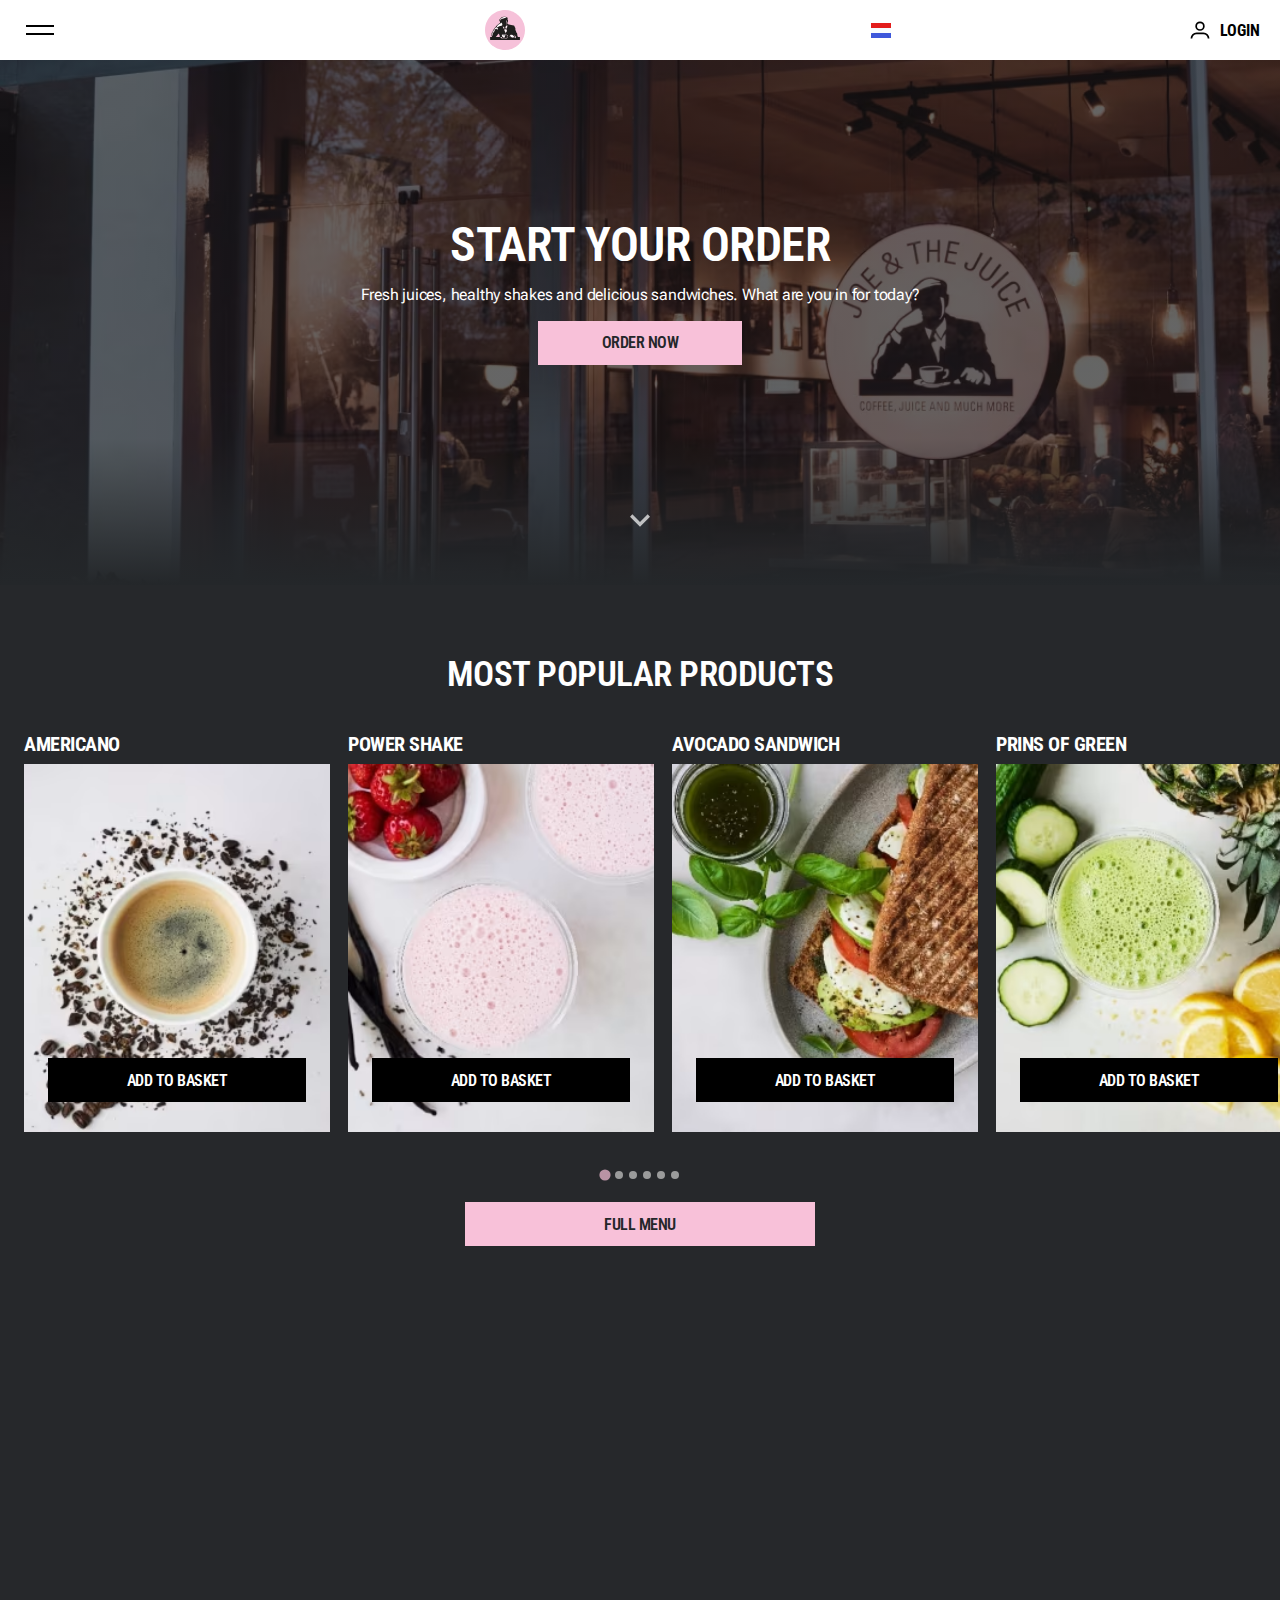
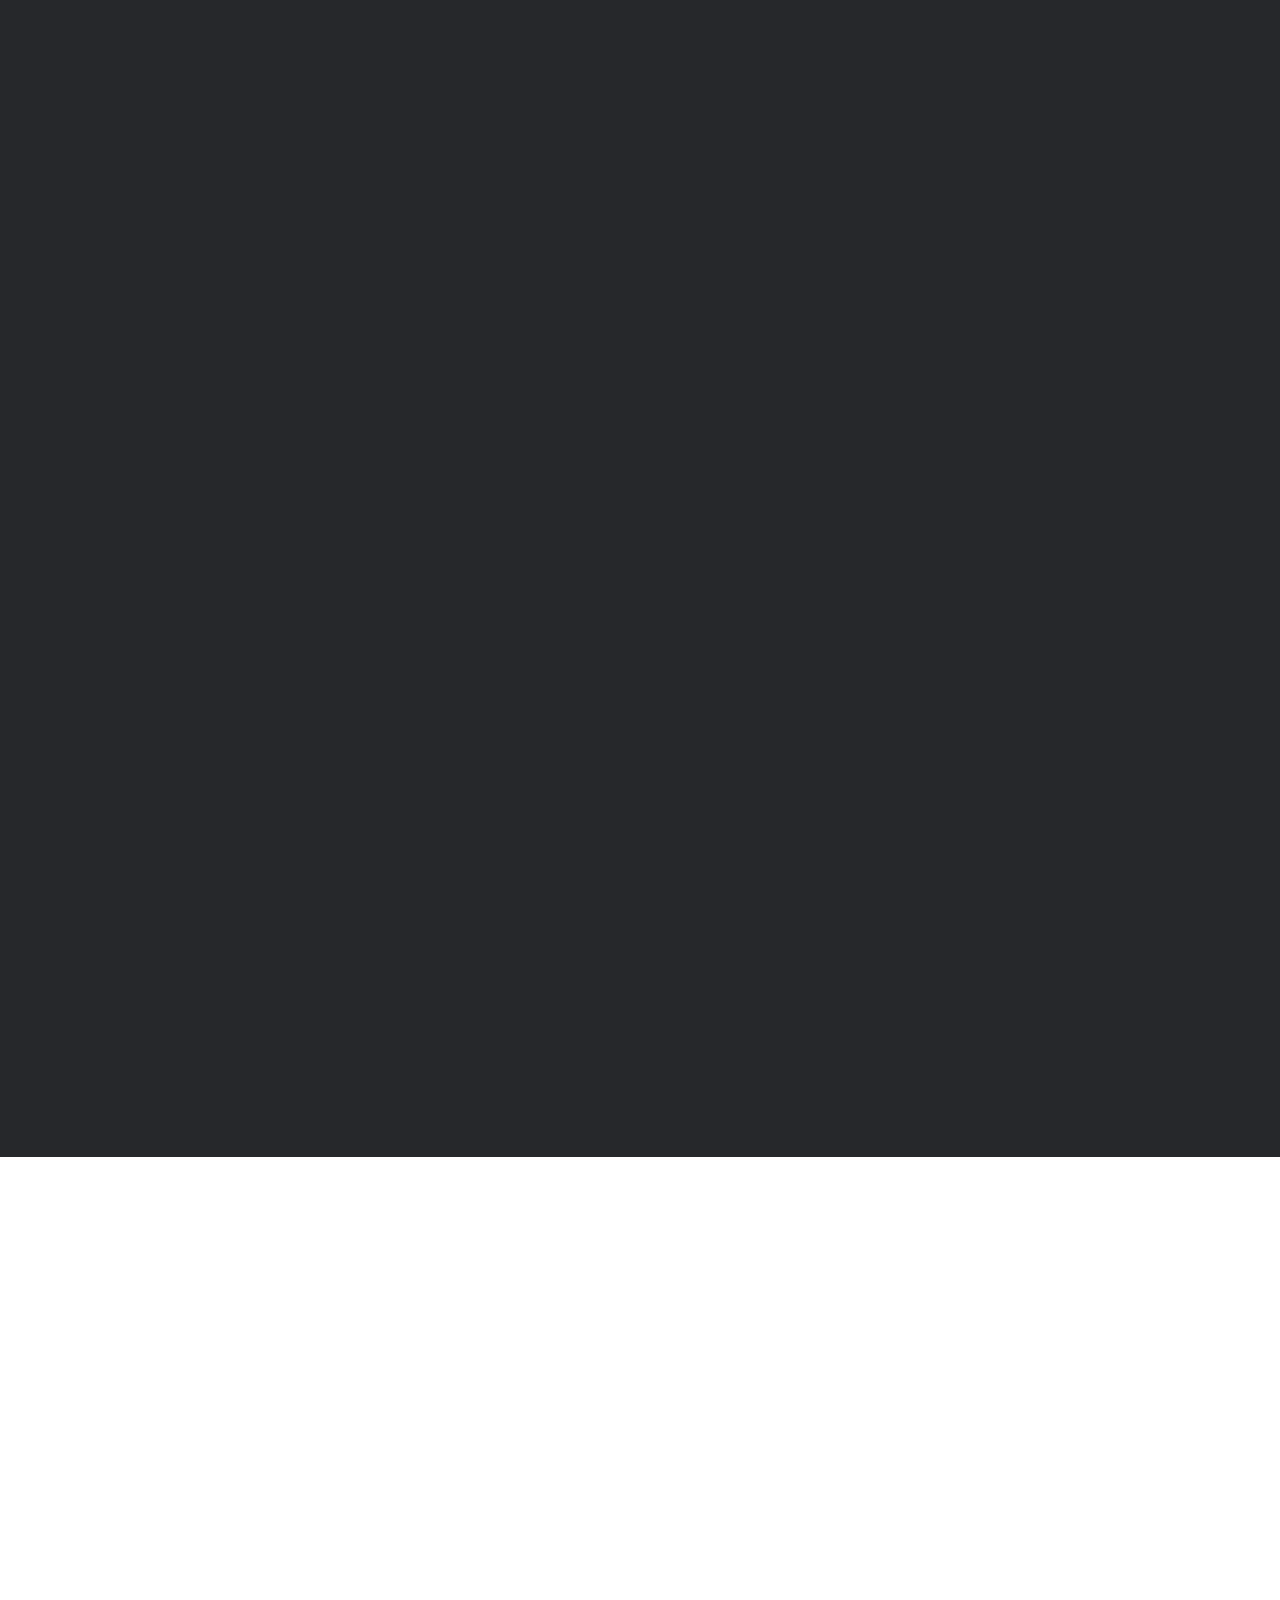
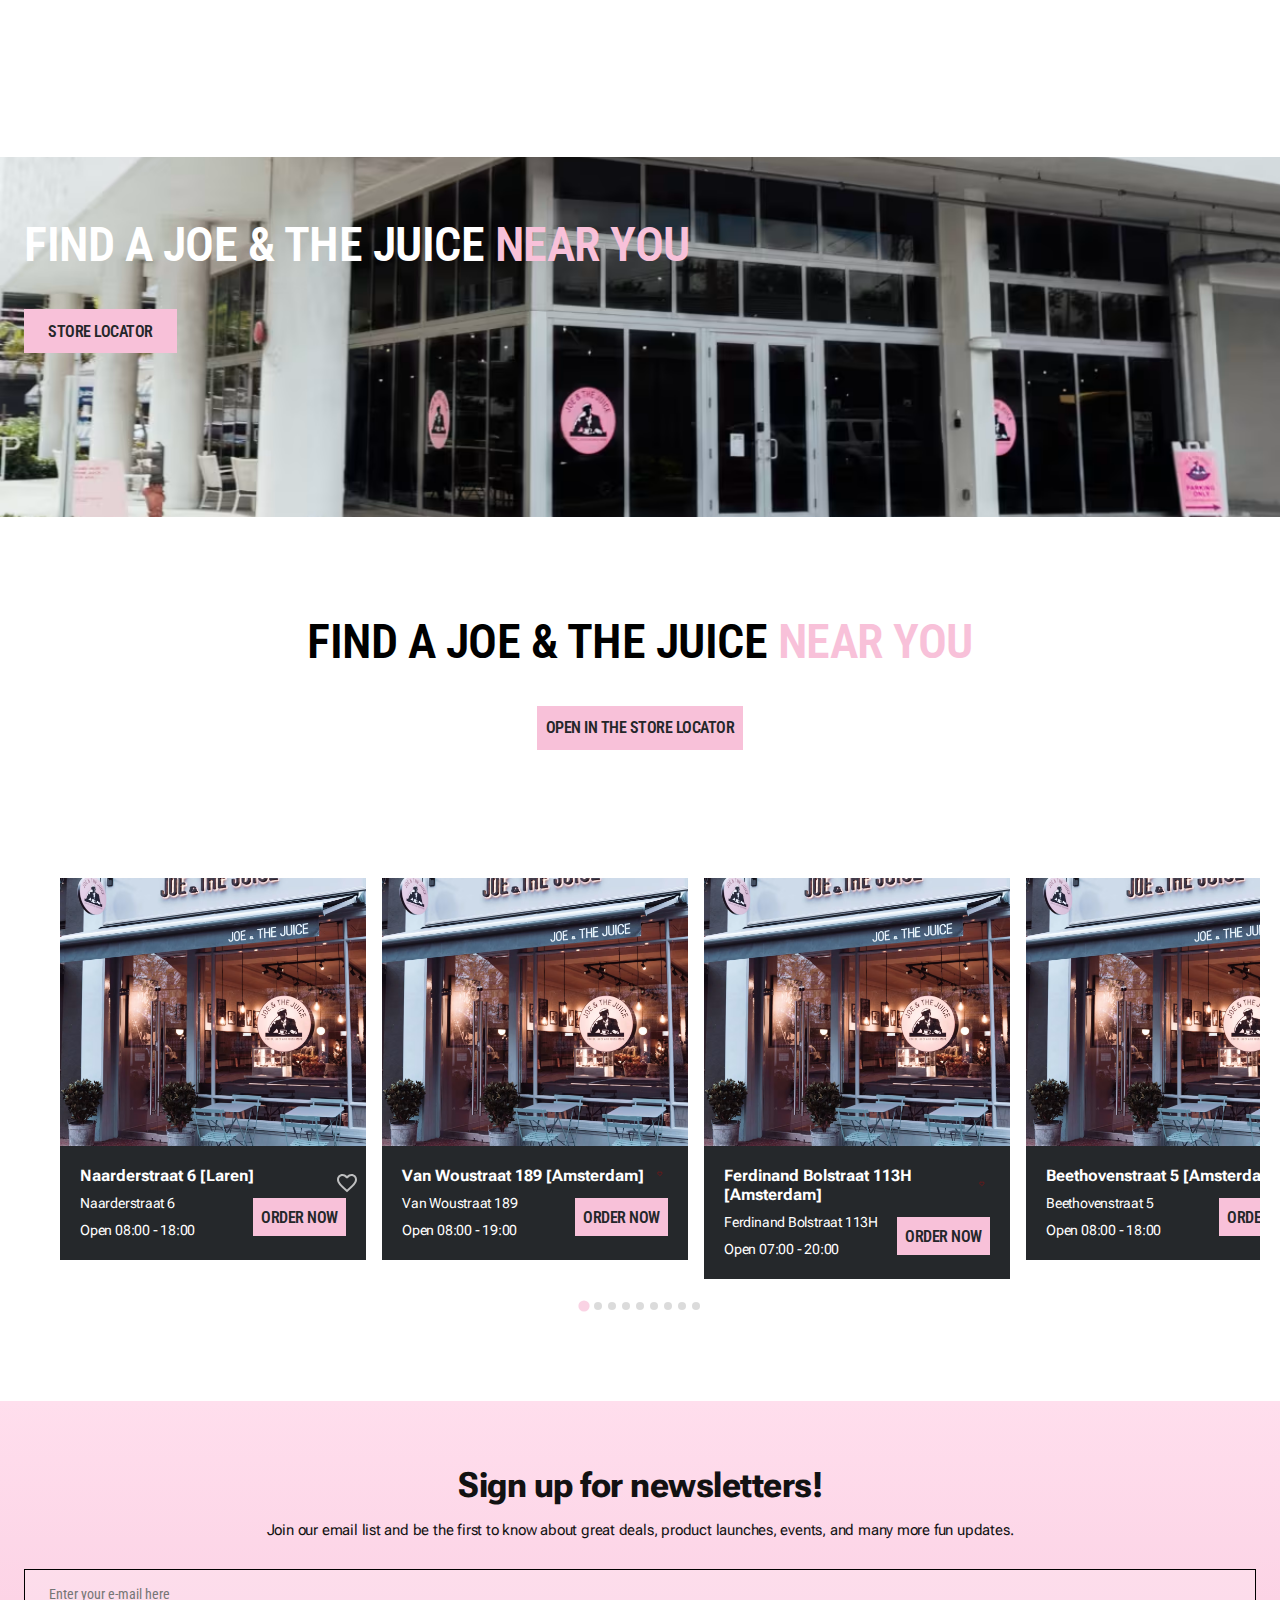
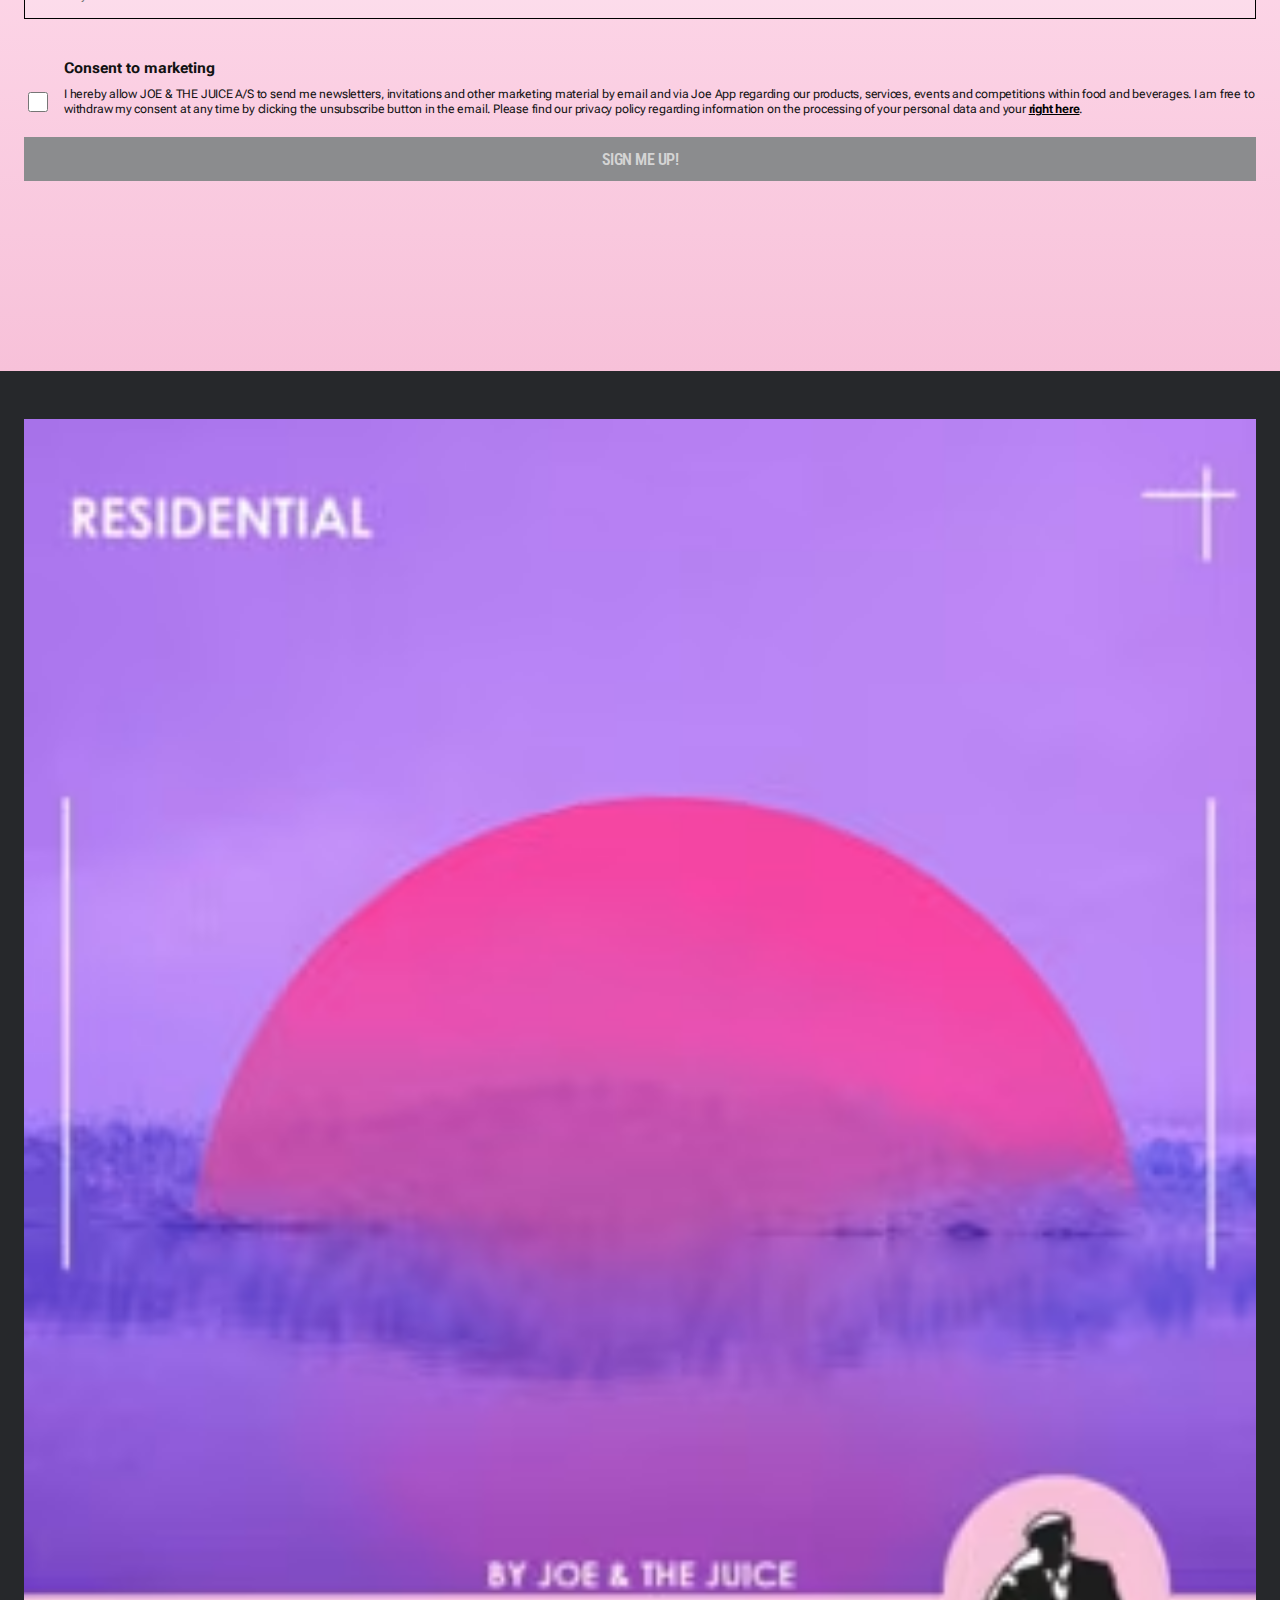
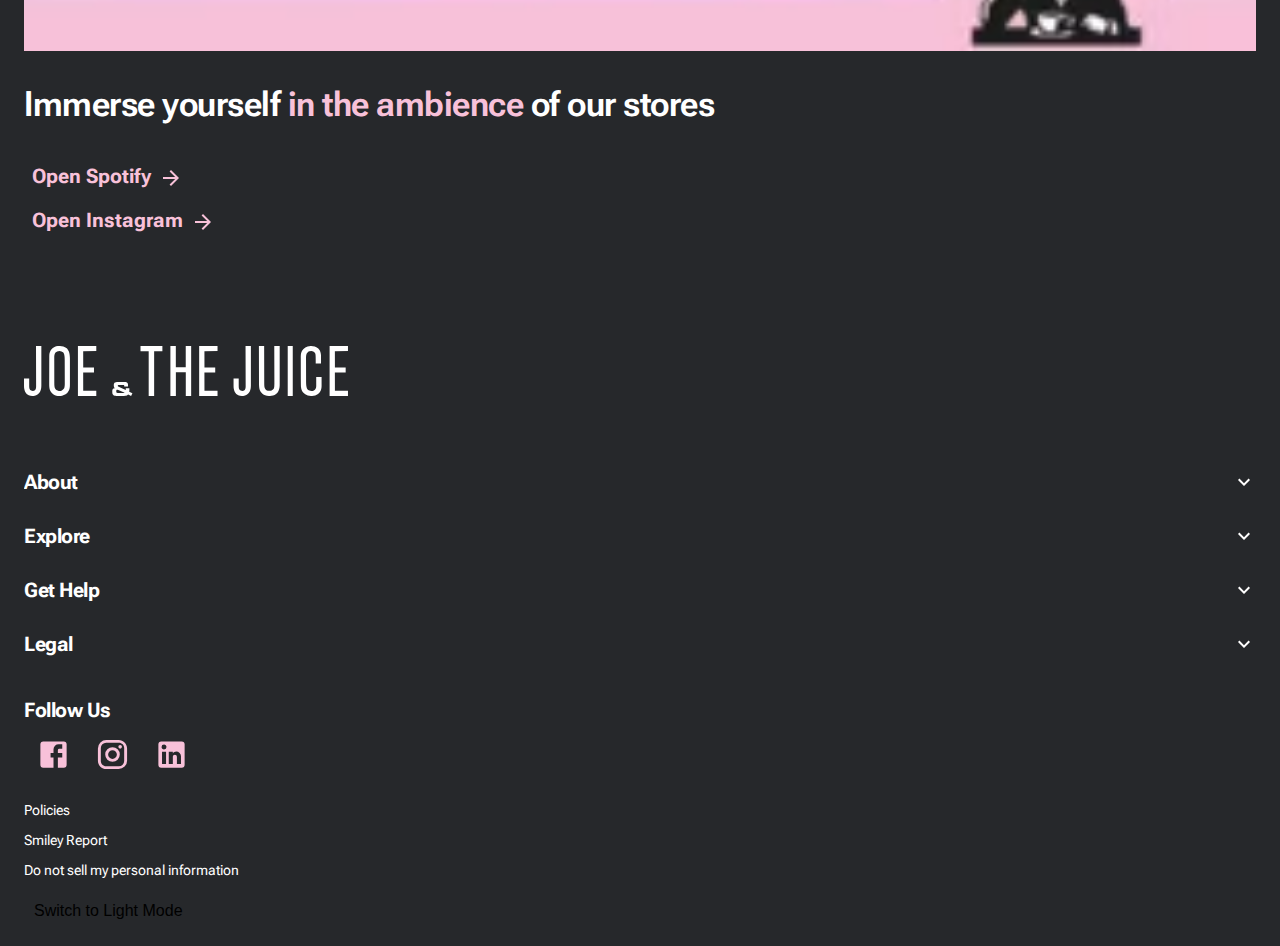
<file: index.html>
<!DOCTYPE html>
<html lang="nl">

<head>
	<meta charset="UTF-8">
	<meta name="author" content="jouw naam">
	<meta name="viewport" content="width=device-width, initial-scale=1">

	<title>Joe&theJuice</title>

	<link href="styles/style.css" rel="stylesheet">
	<link rel="icon" type="image/svg+xml" href="images/favicon.svg">
	<link rel="preconnect" href="https://fonts.googleapis.com">
	<link rel="preconnect" href="https://fonts.gstatic.com" crossorigin>
	<link
		href="https://fonts.googleapis.com/css2?family=Expletus+Sans:ital,wght@0,400..700;1,400..700&family=Montserrat:ital,wght@0,100..900;1,100..900&family=Quicksand:wght@400;700&family=Roboto+Condensed:ital,wght@0,100..900;1,100..900&family=Saira:ital,wght@0,100..900;1,100..900&display=swap"
		rel="stylesheet">

	<link rel="preconnect" href="https://fonts.googleapis.com">
	<link rel="preconnect" href="https://fonts.gstatic.com" crossorigin>
	<link
		href="https://fonts.googleapis.com/css2?family=Expletus+Sans:ital,wght@0,400..700;1,400..700&family=Montserrat:ital,wght@0,100..900;1,100..900&family=Quicksand:wght@400;700&family=Roboto+Condensed:ital,wght@0,100..900;1,100..900&family=Roboto+Flex:opsz,wght@8..144,100..1000&family=Saira:ital,wght@0,100..900;1,100..900&display=swap"
		rel="stylesheet">
	<link rel="preconnect" href="https://fonts.googleapis.com">
	<link rel="preconnect" href="https://fonts.gstatic.com" crossorigin>
	<link
		href="https://fonts.googleapis.com/css2?family=Expletus+Sans:ital,wght@0,400..700;1,400..700&family=Montserrat:ital,wght@0,100..900;1,100..900&family=Quicksand:wght@400;700&family=Roboto+Condensed:ital,wght@0,100..900;1,100..900&family=Roboto+Flex:opsz,wght@8..144,100..1000&family=Roboto:ital,wght@0,100..900;1,100..900&family=Saira:ital,wght@0,100..900;1,100..900&display=swap"
		rel="stylesheet">
</head>

<body>
	<Header>
		<nav>
			<button>
				<span></span>
				<span></span>
			</button>
			<ul>
				<li>
					<a href="./index.html">
						<h3>home</h3>
						<svg class="MuiSvgIcon-root" focusable="false" viewBox="0 0 24 24" aria-hidden="true"
							style="color: rgb(0, 0, 0);">
							<path d="M16.59 8.59L12 13.17 7.41 8.59 6 10l6 6 6-6z"></path>
						</svg>
					</a>
				</li>
				<li>
					<a href="./index.html">
						<h3>menu</h3>
						<svg class="MuiSvgIcon-root" focusable="false" viewBox="0 0 24 24" aria-hidden="true"
							style="color: rgb(0, 0, 0);">
							<path d="M16.59 8.59L12 13.17 7.41 8.59 6 10l6 6 6-6z"></path>
						</svg>
					</a>
				</li>
				<li>
					<a href="./index.html">
						<h3>stores</h3>
						<svg class="MuiSvgIcon-root" focusable="false" viewBox="0 0 24 24" aria-hidden="true"
							style="color: rgb(0, 0, 0);">
							<path d="M16.59 8.59L12 13.17 7.41 8.59 6 10l6 6 6-6z"></path>
						</svg>
					</a>
				</li>
				<li>
					<a href="./index.html">
						<h3>app</h3>
						<svg class="MuiSvgIcon-root" focusable="false" viewBox="0 0 24 24" aria-hidden="true"
							style="color: rgb(0, 0, 0);">
							<path d="M16.59 8.59L12 13.17 7.41 8.59 6 10l6 6 6-6z"></path>
						</svg>
					</a>
				</li>
				<li>
					<a href="./index.html">
						<h3>careers</h3>
						<svg class="MuiSvgIcon-root" focusable="false" viewBox="0 0 24 24" aria-hidden="true"
							style="color: rgb(0, 0, 0);">
							<path d="M16.59 8.59L12 13.17 7.41 8.59 6 10l6 6 6-6z"></path>
						</svg>
					</a>
				</li>
				<li>
					<a href="./index.html">
						<h3>event bookings</h3>
						<svg class="MuiSvgIcon-root" focusable="false" viewBox="0 0 24 24" aria-hidden="true"
							style="color: rgb(0, 0, 0);">
							<path d="M16.59 8.59L12 13.17 7.41 8.59 6 10l6 6 6-6z"></path>
						</svg>
					</a>
				</li>
				<li>
					<a href="./culture.html">
						<h3>culture</h3>
						<svg class="MuiSvgIcon-root" focusable="false" viewBox="0 0 24 24" aria-hidden="true"
							style="color: rgb(0, 0, 0);">
							<path d="M16.59 8.59L12 13.17 7.41 8.59 6 10l6 6 6-6z"></path>
						</svg>
					</a>
				</li>
				<li>
					<a href="./index.html">
						<h3>impact</h3>
						<svg class="MuiSvgIcon-root" focusable="false" viewBox="0 0 24 24" aria-hidden="true"
							style="color: rgb(0, 0, 0);">
							<path d="M16.59 8.59L12 13.17 7.41 8.59 6 10l6 6 6-6z"></path>
						</svg>
					</a>
				</li>
				<li>
					<a href="./index.html">
						<h3>news / blog</h3>
						<svg class="MuiSvgIcon-root" focusable="false" viewBox="0 0 24 24" aria-hidden="true"
							style="color: black;">
							<path d="M16.59 8.59L12 13.17 7.41 8.59 6 10l6 6 6-6z"></path>
						</svg>
					</a>
				</li>
			</ul>
		</nav>
		<a href="./index.html">
			<img src="./images/logo.svg" alt="logo">
		</a>
		<a href="./index.html">
			<img src="./images/vlag.svg" alt="language">
		</a>
		<a href="./index.html">
			<svg viewBox="0 0 28 28" xmlns="http://www.w3.org/2000/svg">
				<path fill="none" stroke="red" d="M4 24a6 6 0 016-6h8a6 6 0 016 6h0" />
				<circle cx="14" cy="9.5" r="4.5"></circle>
			</svg>
			<h3>Login</h3>
		</a>
	</Header>

	<main class="home">
		<section>
			<h1>Start your order</h1>
			<p>Fresh juices, healthy shakes and delicious sandwiches. What are you in for today?</p>
			<a href="">
				<h3>order now</h3>
			</a>
			<button>
				<svg class="MuiSvgIcon-root" focusable="false" viewBox="0 0 24 24" aria-hidden="true"
					style="color: rgb(255, 255, 255);">
					<path d="M16.59 8.59L12 13.17 7.41 8.59 6 10l6 6 6-6z"></path>
				</svg>
			</button>
		</section>
		<section>
			<h2>Most popular products</h2>
			<ul>
				<li>
					<h3>Americano</h3>
					<img src="./images/Cup_of_Joe-x2.avif" alt="koffie">
					<a href="">
						<h3>add to basket</h3>
					</a>
				</li>
				<li>
					<h3>Power shake</h3>
					<img src="./images/Power_Shake-x2.avif" alt="Shake">
					<a href="">
						<h3>add to basket</h3>
					</a>
				</li>
				<li>
					<h3>Avocado sandwich</h3>
					<img src="./images/Avocadotoast-x2.avif" alt="Avocado toast">
					<a href="">
						<h3>add to basket</h3>
					</a>
				</li>
				<li>
					<h3>Prins of green</h3>
					<img src="./images/Prince_of_Greensap-x2.avif" alt="Green juice">
					<a href="">
						<h3>add to basket</h3>
					</a>
				</li>
				<li>
					<h3>Acai bowl</h3>
					<img src="./images/acaibowl_178.avif" alt="acai bowl">
					<a href="">
						<h3>add to basket</h3>
					</a>
				</li>
				<li>
					<h3>Tunacado sandwich</h3>
					<img src="./images/TUNACADO2.avif " alt="tuna sandwich">
					<a href="">
						<h3>add to basket</h3>
					</a>
				</li>
			</ul>
			<div class="buttons">
				<button class="active"></button>
				<button></button>
				<button></button>
				<button></button>
				<button></button>
				<button></button>
			</div>
			<a href="">
				<h3>Full Menu</h3>
			</a>
		</section>
		<section>
			<video controls>
				<source src="./videos/video-homepagina.mp4" type="video/mp4">
			  </video>
			<h2>Order ahead, skip the line and get free s*t with the <span>Joe App!</span></h2>
			<a href="">
				<h3>Download now</h3>
			</a>
		</section>
		<section>
			<h2>Elevate your Joe experience with all the perks and features</h2>
			<a href="">
				<h3>Discover how</h3>
			</a>
		</section>
		<section>
			<h2>Find a joe & the juice <span>near you</span></h2>
			<a href="">
				<h3>store locator</h3>
			</a>
		</section>
		<section>
			<h2>Find a joe & the juice <span>near you</span></h2>
			<a href="">
				<h3>open in the store locator</h3>
			</a>
		</section>
		<section>
			<ul>
				<li>
					<img src="./images/winkel.avif" alt="winkel achtergrond">
					<div>
						<h4>Naarderstraat 6 [Laren]</h4>
						<p>Naarderstraat 6</p>
						<p>Open 08:00 - 18:00</p>
						<button>
							<svg class="MuiSvgIcon-root" focusable="false" viewBox="0 0 24 24" aria-hidden="true">
								<path fill="white" stroke="none"
									d="M16.5 3c-1.74 0-3.41.81-4.5 2.09C10.91 3.81 9.24 3 7.5 3 4.42 3 2 5.42 2 8.5c0 3.78 3.4 6.86 8.55 11.54L12 21.35l1.45-1.32C18.6 15.36 22 12.28 22 8.5 22 5.42 19.58 3 16.5 3zm-4.4 15.55l-.1.1-.1-.1C7.14 14.24 4 11.39 4 8.5 4 6.5 5.5 5 7.5 5c1.54 0 3.04.99 3.57 2.36h1.87C13.46 5.99 14.96 5 16.5 5c2 0 3.5 1.5 3.5 3.5 0 2.89-3.14 5.74-7.9 10.05z">
								</path>
							</svg>
						</button>
						<a href="">
							<h3>order now</h3>
						</a>
					</div>
				</li>
				<li>
					<img src="./images/winkel.avif" alt="joe & the juice winkel">
					<div>
						<h4>Van Woustraat 189 [Amsterdam]</h4>
						<p>Van Woustraat 189</p>
						<p>Open 08:00 - 19:00</p>
						<button>
							<svg viewBox="0 0 100 100" xmlns="http://www.w3.org/2000/svg">
								<path fill="none" stroke="red"
									d="M16.5 3c-1.74 0-3.41.81-4.5 2.09C10.91 3.81 9.24 3 7.5 3 4.42 3 2 5.42 2 8.5c0 3.78 3.4 6.86 8.55 11.54L12 21.35l1.45-1.32C18.6 15.36 22 12.28 22 8.5 22 5.42 19.58 3 16.5 3zm-4.4 15.55l-.1.1-.1-.1C7.14 14.24 4 11.39 4 8.5 4 6.5 5.5 5 7.5 5c1.54 0 3.04.99 3.57 2.36h1.87C13.46 5.99 14.96 5 16.5 5c2 0 3.5 1.5 3.5 3.5 0 2.89-3.14 5.74-7.9 10.05z" />
							</svg>
						</button>
						<a href="">
							<h3>order now</h3>
						</a>
					</div>
				</li>
				<li>
					<img src="./images/winkel.avif" alt="joe & the juice winkel">
					<div>
						<h4>Ferdinand Bolstraat 113H [Amsterdam]</h4>
						<p>Ferdinand Bolstraat 113H</p>
						<p>Open 07:00 - 20:00</p>
						<button>
							<svg viewBox="0 0 100 100" xmlns="http://www.w3.org/2000/svg">
								<path fill="none" stroke="red"
									d="M16.5 3c-1.74 0-3.41.81-4.5 2.09C10.91 3.81 9.24 3 7.5 3 4.42 3 2 5.42 2 8.5c0 3.78 3.4 6.86 8.55 11.54L12 21.35l1.45-1.32C18.6 15.36 22 12.28 22 8.5 22 5.42 19.58 3 16.5 3zm-4.4 15.55l-.1.1-.1-.1C7.14 14.24 4 11.39 4 8.5 4 6.5 5.5 5 7.5 5c1.54 0 3.04.99 3.57 2.36h1.87C13.46 5.99 14.96 5 16.5 5c2 0 3.5 1.5 3.5 3.5 0 2.89-3.14 5.74-7.9 10.05z" />
							</svg>
						</button>
						<a href="">
							<h3>order now</h3>
						</a>
					</div>
				</li>
				<li>
					<img src="./images/winkel.avif" alt="joe & the juice winkel">
					<div>
						<h4>Beethovenstraat 5 [Amsterdam]</h4>
						<p>Beethovenstraat 5 </p>
						<p>Open 08:00 - 18:00</p>
						<button>
							<svg viewBox="0 0 100 100" xmlns="http://www.w3.org/2000/svg">
								<path fill="none" stroke="red"
									d="M16.5 3c-1.74 0-3.41.81-4.5 2.09C10.91 3.81 9.24 3 7.5 3 4.42 3 2 5.42 2 8.5c0 3.78 3.4 6.86 8.55 11.54L12 21.35l1.45-1.32C18.6 15.36 22 12.28 22 8.5 22 5.42 19.58 3 16.5 3zm-4.4 15.55l-.1.1-.1-.1C7.14 14.24 4 11.39 4 8.5 4 6.5 5.5 5 7.5 5c1.54 0 3.04.99 3.57 2.36h1.87C13.46 5.99 14.96 5 16.5 5c2 0 3.5 1.5 3.5 3.5 0 2.89-3.14 5.74-7.9 10.05z" />
							</svg>
						</button>
						<a href="">
							<h3>order now</h3>
						</a>
					</div>
				</li>
				<li>
					<img src="./images/winkel.avif" alt="joe & the juice winkel">
					<div>
						<h4>Naarderstraat 6 [Laren]</h4>
						<p>Naarderstraat 6</p>
						<p>Open 08:00 - 18:00</p>
						<button>
							<svg viewBox="0 0 100 100" xmlns="http://www.w3.org/2000/svg">
								<path fill="none" stroke="red"
									d="M16.5 3c-1.74 0-3.41.81-4.5 2.09C10.91 3.81 9.24 3 7.5 3 4.42 3 2 5.42 2 8.5c0 3.78 3.4 6.86 8.55 11.54L12 21.35l1.45-1.32C18.6 15.36 22 12.28 22 8.5 22 5.42 19.58 3 16.5 3zm-4.4 15.55l-.1.1-.1-.1C7.14 14.24 4 11.39 4 8.5 4 6.5 5.5 5 7.5 5c1.54 0 3.04.99 3.57 2.36h1.87C13.46 5.99 14.96 5 16.5 5c2 0 3.5 1.5 3.5 3.5 0 2.89-3.14 5.74-7.9 10.05z" />
							</svg>
						</button>
						<a href="">
							<h3>order now</h3>
						</a>
					</div>
				</li>
				<li>
					<img src="./images/winkel.avif" alt="joe & the juice winkel">
					<div>
						<h4>Naarderstraat 6 [Laren]</h4>
						<p>Naarderstraat 6</p>
						<p>Open 08:00 - 18:00</p>
						<button>
							<svg viewBox="0 0 100 100" xmlns="http://www.w3.org/2000/svg">
								<path fill="none" stroke="red"
									d="M16.5 3c-1.74 0-3.41.81-4.5 2.09C10.91 3.81 9.24 3 7.5 3 4.42 3 2 5.42 2 8.5c0 3.78 3.4 6.86 8.55 11.54L12 21.35l1.45-1.32C18.6 15.36 22 12.28 22 8.5 22 5.42 19.58 3 16.5 3zm-4.4 15.55l-.1.1-.1-.1C7.14 14.24 4 11.39 4 8.5 4 6.5 5.5 5 7.5 5c1.54 0 3.04.99 3.57 2.36h1.87C13.46 5.99 14.96 5 16.5 5c2 0 3.5 1.5 3.5 3.5 0 2.89-3.14 5.74-7.9 10.05z" />
							</svg>
						</button>
						<a href="">
							<h3>order now</h3>
						</a>
					</div>
				</li>
				<li>
					<img src="./images/winkel.avif" alt="joe & the juice winkel">
					<div>
						<h4>Naarderstraat 6 [Laren]</h4>
						<p>Naarderstraat 6</p>
						<p>Open 08:00 - 18:00</p>
						<button>
							<svg viewBox="0 0 100 100" xmlns="http://www.w3.org/2000/svg">
								<path fill="none" stroke="red"
									d="M16.5 3c-1.74 0-3.41.81-4.5 2.09C10.91 3.81 9.24 3 7.5 3 4.42 3 2 5.42 2 8.5c0 3.78 3.4 6.86 8.55 11.54L12 21.35l1.45-1.32C18.6 15.36 22 12.28 22 8.5 22 5.42 19.58 3 16.5 3zm-4.4 15.55l-.1.1-.1-.1C7.14 14.24 4 11.39 4 8.5 4 6.5 5.5 5 7.5 5c1.54 0 3.04.99 3.57 2.36h1.87C13.46 5.99 14.96 5 16.5 5c2 0 3.5 1.5 3.5 3.5 0 2.89-3.14 5.74-7.9 10.05z" />
							</svg>
						</button>
						<a href="">
							<h3>order now</h3>
						</a>
					</div>
				</li>
				<li>
					<img src="./images/winkel.avif" alt="joe & the juice winkel">
					<div>
						<h4>Naarderstraat 6 [Laren]</h4>
						<p>Naarderstraat 6</p>
						<p>Open 08:00 - 18:00</p>
						<button>
							<svg viewBox="0 0 100 100" xmlns="http://www.w3.org/2000/svg">
								<path fill="none" stroke="red"
									d="M16.5 3c-1.74 0-3.41.81-4.5 2.09C10.91 3.81 9.24 3 7.5 3 4.42 3 2 5.42 2 8.5c0 3.78 3.4 6.86 8.55 11.54L12 21.35l1.45-1.32C18.6 15.36 22 12.28 22 8.5 22 5.42 19.58 3 16.5 3zm-4.4 15.55l-.1.1-.1-.1C7.14 14.24 4 11.39 4 8.5 4 6.5 5.5 5 7.5 5c1.54 0 3.04.99 3.57 2.36h1.87C13.46 5.99 14.96 5 16.5 5c2 0 3.5 1.5 3.5 3.5 0 2.89-3.14 5.74-7.9 10.05z" />
							</svg>
						</button>
						<a href="">
							<h3>order now</h3>
						</a>
					</div>
				</li>
				<li>
					<img src="./images/winkel.avif" alt="joe & the juice winkel">
					<div>
						<h4>Naarderstraat 6 [Laren]</h4>
						<p>Naarderstraat 6</p>
						<p>Open 08:00 - 18:00</p>
						<button>
							<svg class="MuiSvgIcon-root" focusable="false" viewBox="0 0 24 24" aria-hidden="true">
								<path fill="white" stroke="none"
									d="M16.5 3c-1.74 0-3.41.81-4.5 2.09C10.91 3.81 9.24 3 7.5 3 4.42 3 2 5.42 2 8.5c0 3.78 3.4 6.86 8.55 11.54L12 21.35l1.45-1.32C18.6 15.36 22 12.28 22 8.5 22 5.42 19.58 3 16.5 3zm-4.4 15.55l-.1.1-.1-.1C7.14 14.24 4 11.39 4 8.5 4 6.5 5.5 5 7.5 5c1.54 0 3.04.99 3.57 2.36h1.87C13.46 5.99 14.96 5 16.5 5c2 0 3.5 1.5 3.5 3.5 0 2.89-3.14 5.74-7.9 10.05z">
								</path>
							</svg>
						</button>
						<a href="">
							<h3>order now</h3>
						</a>
					</div>
				</li>
			</ul>
			<div class="buttons">
				<button class="active"></button>
				<button></button>
				<button></button>
				<button></button>
				<button></button>
				<button></button>
				<button></button>
				<button></button>
				<button></button>
			</div>
		</section>
		<Section>
			<h3>Sign up for newsletters!</h3>
			<p>Join our email list and be the first to know about great deals, product launches, events, and many
				more fun updates.</p>
			<form action="/url" method="GET">
				<input type="text" name="name" placeholder="Enter your e-mail here">
			</form>
			<div> <label>
					<input type="checkbox">
				</label>
				<h4>Consent to marketing</h4>
				<p>I hereby allow JOE & THE JUICE A/S to send me newsletters, invitations and other marketing material
					by email and via Joe App regarding our products, services, events and competitions within food and
					beverages. I am free to withdraw my consent at any time by clicking the unsubscribe button in the
					email. Please find our privacy policy regarding information on the processing of your personal data
					and your <a href="">right here</a>.
				</p>
			</div>
			<a href="">
				<h3>sign me up!</h3>
			</a>
		</Section>
		<section>
			<img src="./images/residential-paarsroze.avif" alt="paars spotify achtergrond">
			<h2>Immerse yourself <span>in the ambience</span> of our stores</h2>
			<a href="">
				<h4>open spotify</h4>
				<svg viewBox="0 0 20 20" xmlns="http://www.w3.org/2000/svg">
					<path fill="rgb(248, 193, 217)" stroke="none"
						d="M12 4l-1.41 1.41L16.17 11H4v2h12.17l-5.58 5.59L12 20l8-8z" />
				</svg>
			</a>
			<a href="">
				<h4>open instagram</h4>
				<svg viewBox="0 0 20 20" xmlns="http://www.w3.org/2000/svg">
					<path fill="rgb(248, 193, 217)" stroke="none"
						d="M12 4l-1.41 1.41L16.17 11H4v2h12.17l-5.58 5.59L12 20l8-8z" />
				</svg>
			</a>
		</section>
	</main>

	<footer>
		<section>
			<svg class="MuiSvgIcon-root jss222" focusable="false" viewBox="0 0 1459.03 225.18" aria-hidden="true">
				<g fill="#fff">
					<path
						d="m474.19 203.68c.11-.7.18-1.38.23-2.08.07-.94.11-1.85.13-2.77 0-1.54 0-3.07 0-4.61 0-.59 0-1.14 0-1.72s0-1.32-.1-2h-16.15a11.06 11.06 0 0 1 .16 1.41v1.37 1.39l-.17 3-.1.74-32-15.23-1.17-.56a11.14 11.14 0 0 1 -1.18-.65 6.61 6.61 0 0 1 -.74-.53 4.15 4.15 0 0 1 -.52-.67 4.45 4.45 0 0 1 -.23-.79 8.7 8.7 0 0 1 0-.89 5.08 5.08 0 0 1 0-.67 3.07 3.07 0 0 1 .23-.95 2.17 2.17 0 0 1 .68-1 3.46 3.46 0 0 1 .84-.48l.28-.08a8.28 8.28 0 0 1 .89-.13c.63-.08 1.28-.12 1.93-.15 1.27-.07 2.53-.11 3.81-.15 2.39 0 4.78-.06 7.16-.08h3.5s2.53 0 3.79.12c.76 0 1.53.09 2.29.16a12.41 12.41 0 0 1 1.38.23 4.09 4.09 0 0 1 .84.26 2.55 2.55 0 0 1 .5.3 2.1 2.1 0 0 1 .24.27 1.86 1.86 0 0 1 .34.61 4.27 4.27 0 0 1 .22.87c.08.45.14.92.18 1.39.07.84.12 1.67.16 2.52l16.82-.05.09-3.62c0-1.2-.05-2.41-.12-3.6 0-.94-.16-1.88-.3-2.8a17.57 17.57 0 0 0 -.51-2.26 10.86 10.86 0 0 0 -.76-1.91 8.66 8.66 0 0 0 -1.67-2.26 10.6 10.6 0 0 0 -1.7-1.27 15.41 15.41 0 0 0 -1.4-.73 13.06 13.06 0 0 0 -2.06-.63c-.74-.17-1.49-.3-2.23-.42-1-.14-2-.24-2.94-.31-1.37-.1-2.75-.17-4.13-.2-2.09-.07-4.19-.12-6.27-.13-3.32 0-6.65 0-10 0-2.18 0-4.36 0-6.56.06-1.93 0-3.86.06-5.79.14-1.29 0-2.56.12-3.85.22-.95.07-1.88.18-2.81.34a18.21 18.21 0 0 0 -2.33.5 19.09 19.09 0 0 0 -1.93.66 13 13 0 0 0 -2.05 1.08 9.75 9.75 0 0 0 -2.1 1.9 9.4 9.4 0 0 0 -1.3 2.16 11.33 11.33 0 0 0 -.72 2.2 17 17 0 0 0 -.43 2.57c-.09 1-.14 2.07-.14 3.12 0 .77 0 1.53.06 2.29s.12 1.76.24 2.64a14.21 14.21 0 0 0 .43 2.06 8.63 8.63 0 0 0 .68 1.77 7.24 7.24 0 0 0 1.47 2 9.1 9.1 0 0 0 1.52 1.11 12 12 0 0 0 1.78.84l-.91.14c-1 .16-2 .36-3 .57-.77.21-1.57.43-2.33.7a13.49 13.49 0 0 0 -1.89.88 8.12 8.12 0 0 0 -1.71 1.26 7.62 7.62 0 0 0 -1.54 2 9.45 9.45 0 0 0 -.75 1.88 18.52 18.52 0 0 0 -.52 2.23c-.12.91-.23 1.81-.28 2.71-.06 1.17-.09 2.36-.09 3.52s0 2.55.13 3.82a30.73 30.73 0 0 0 .34 3.14 21.79 21.79 0 0 0 .56 2.59 12.24 12.24 0 0 0 .9 2.26 10.13 10.13 0 0 0 2 2.78 12 12 0 0 0 1.9 1.56 15.62 15.62 0 0 0 2.21 1.18 23.69 23.69 0 0 0 2.42.81c.92.23 1.86.42 2.8.57 1.18.18 2.36.34 3.56.44 1.58.16 3.15.24 4.75.32 2.19.09 4.39.15 6.58.18 3.07 0 6.1.05 9.14 0h3.83c2.56 0 5.11-.08 7.66-.17 1.91-.07 3.84-.18 5.75-.33 1.46-.11 2.92-.26 4.37-.46 1.16-.16 2.31-.38 3.44-.62a27.49 27.49 0 0 0 2.73-.76 15.93 15.93 0 0 0 2.35-1 11 11 0 0 0 2.42-1.7 12.53 12.53 0 0 0 1.74-2l13.16 6.67 6-12.1-14.68-7.11c.29-.63.43-1.24.55-1.88zm-20.39 7a4.43 4.43 0 0 1 -1.46.41c-.45.05-.89.08-1.32.11-.92 0-1.85.07-2.76.08-2.4 0-4.78.06-7.18.07l-5.55.09c-.85 0-1.72 0-2.58 0h-.49c-1.87 0-3.74 0-5.6 0q-1.82 0-3.63-.12c-.81 0-1.63-.1-2.43-.21-.57-.08-1.12-.19-1.69-.3a7.69 7.69 0 0 1 -1.22-.43 4.1 4.1 0 0 1 -.95-.56 3 3 0 0 1 -.85-1.16 4 4 0 0 1 -.33-1.06 12.27 12.27 0 0 1 -.17-1.34c0-.64 0-1.28 0-1.91v-.82c0-.7 0-1.39.09-2.08a11.53 11.53 0 0 1 .16-1.44 6.11 6.11 0 0 1 .31-1 2.91 2.91 0 0 1 .57-.9 2.65 2.65 0 0 1 .84-.63 4.51 4.51 0 0 1 1-.38c.46-.12.91-.22 1.38-.3q1-.14 2-.24l31.88 14.12z">
					</path>
					<path
						d="m54.56 180.94a42.59 42.59 0 0 1 -.19 4.37 28.65 28.65 0 0 1 -1.76 7.81 15.45 15.45 0 0 1 -3.61 5.64 13.33 13.33 0 0 1 -9.13 3.65 18.6 18.6 0 0 1 -7.75-1.7 13.47 13.47 0 0 1 -6.75-7.27l-.43-1.05a22.53 22.53 0 0 1 -1.26-6.12c-.21-2.77-.3-5.51-.27-8.26l-.07-32.15-23.34.07.09 35.14a68.37 68.37 0 0 0 1.21 13.07 45.93 45.93 0 0 0 4.34 12.59 33.42 33.42 0 0 0 15.55 14.91 38.63 38.63 0 0 0 16.33 3.53 50.87 50.87 0 0 0 10.86-1.17 36.55 36.55 0 0 0 12.45-5.2 34.46 34.46 0 0 0 11.52-12.93 48.38 48.38 0 0 0 4.53-13.14 72.25 72.25 0 0 0 1.25-14.29v-178.44l-24.08.08z">
					</path>
					<path
						d="m325.55.01h-82.69v225.16h82.69v-23.29l-58.82.18-.19-82.8 48.7-.13-.05-22.73-48.44.15-.18-73.33 58.98-.17z">
					</path>
					<path
						d="m788.88 225.17h82.68v-23.29l-58.81.18-.2-82.8 48.7-.13-.04-22.73-48.44.15-.18-73.33 58.97-.17v-23.04h-82.68z">
					</path>
					<path d="m524.74 23.52 36.82-.21v201.86h24.56v-201.86l37.13-.1v-23.2h-98.51z"></path>
					<path d="m728.39 95.81h-44.65v-95.8h-24.41v225.15h24.64v-106.69h44.65v106.69h24.19v-225.15h-24.42z">
					</path>
					<path
						d="m998.26 181a39.93 39.93 0 0 1 -.19 4.37 28.8 28.8 0 0 1 -1.75 7.81 15.43 15.43 0 0 1 -3.67 5.64 13.3 13.3 0 0 1 -9.13 3.65 18.56 18.56 0 0 1 -7.74-1.7 13.48 13.48 0 0 1 -6.76-7.28l-.43-1a22.58 22.58 0 0 1 -1.25-6.13q-.32-4.14-.28-8.25l-.06-32.25-23.29.08.09 35.14a69.18 69.18 0 0 0 1.2 13.07 45.77 45.77 0 0 0 4.35 12.58 33.37 33.37 0 0 0 15.55 14.91 38.33 38.33 0 0 0 16.33 3.53 51.48 51.48 0 0 0 10.85-1.17 36.39 36.39 0 0 0 12.45-5.2 34.56 34.56 0 0 0 11.53-12.93 48.79 48.79 0 0 0 4.53-13.15 72.9 72.9 0 0 0 1.24-14.28v-178.44l-24.07.09z">
					</path>
					<path
						d="m1127.62 160.42v7.27q0 6.6-.41 13.19a42.55 42.55 0 0 1 -1 7 15.14 15.14 0 0 1 -2.75 5.9 17.24 17.24 0 0 1 -8.23 6.46 27 27 0 0 1 -9.9 1.77c-1.09 0-2.21-.05-3.3-.14a26.5 26.5 0 0 1 -7.76-1.7 16 16 0 0 1 -6.85-5 20.9 20.9 0 0 1 -3.44-6.66 42.16 42.16 0 0 1 -1.63-8.87c-.26-3.46-.38-7-.34-10.45l-.47-169.19h-23.63l.46 166.9c0 2.26 0 4.52.07 6.77a112.85 112.85 0 0 0 .85 13.23 53.82 53.82 0 0 0 3 12.35 37.37 37.37 0 0 0 12.72 17 40.59 40.59 0 0 0 10.71 5.71 60.28 60.28 0 0 0 35.86.94 40.33 40.33 0 0 0 13.45-6.78 38.75 38.75 0 0 0 11.13-13.88 52.33 52.33 0 0 0 4.39-14 74.14 74.14 0 0 0 1-13.8v-174.42h-24.43z">
					</path>
					<path d="m1187.68.01h22.68v225.16h-22.68z"></path>
					<path
						d="m1316 140.08.12 37.17c0 1.58 0 3.12-.15 4.68a31.92 31.92 0 0 1 -1.75 8.48 18.16 18.16 0 0 1 -4.11 6.63 16.65 16.65 0 0 1 -6.77 4 28.25 28.25 0 0 1 -8.12 1.14h-1.37a30.94 30.94 0 0 1 -8.2-1.24 17.55 17.55 0 0 1 -6.81-3.83 19.07 19.07 0 0 1 -4.32-6.13 38.55 38.55 0 0 1 -2.53-8.38 85.93 85.93 0 0 1 -1.3-12q-.33-7.81-.28-15.61l-.28-102.59a58.43 58.43 0 0 1 .67-9.53 33 33 0 0 1 2.49-8.66 19.19 19.19 0 0 1 4.85-6.58 18.6 18.6 0 0 1 7.27-3.77 32.11 32.11 0 0 1 9.14-1.15 20.4 20.4 0 0 1 8.22 1.72 15.65 15.65 0 0 1 7.81 7.39 19.5 19.5 0 0 1 1.27 2.93 27.63 27.63 0 0 1 1.13 5.61c.33 3.35.52 6.72.56 10.09.17 9.61.24 19.24.18 28.84l24-.06-.11-35.36a61.74 61.74 0 0 0 -1.81-13.87 40.27 40.27 0 0 0 -5.09-12 34.54 34.54 0 0 0 -12-11.4 42.54 42.54 0 0 0 -9.33-4.14 55.35 55.35 0 0 0 -16.69-2.46h-2.15a55.34 55.34 0 0 0 -13.24 2 39.08 39.08 0 0 0 -18.65 11.53l-1 1a37.17 37.17 0 0 0 -9.53 17.45 60.78 60.78 0 0 0 -1.49 11.02c-.17 4.17-.25 8.32-.18 12.48l.27 93.1c0 4.89.37 32.46.92 37.31a56.24 56.24 0 0 0 2.43 11.13 39.17 39.17 0 0 0 7.14 12.84 41.64 41.64 0 0 0 20.8 13.38 53.94 53.94 0 0 0 14.78 1.91c1.59 0 3.16-.06 4.72-.16a62.88 62.88 0 0 0 14.16-2.38 41.68 41.68 0 0 0 12.46-6 36 36 0 0 0 11.95-14.83 49 49 0 0 0 3.62-13.28 84.77 84.77 0 0 0 .6-11.37l-.11-37.09z">
					</path>
					<path
						d="m203.89 30.32a42.66 42.66 0 0 0 -5.72-12.83 36 36 0 0 0 -7.29-8 40.87 40.87 0 0 0 -13.7-7.17 54.8 54.8 0 0 0 -16.53-2.32 64.87 64.87 0 0 0 -8.12.53 50.54 50.54 0 0 0 -15.26 4.37 39.78 39.78 0 0 0 -16.05 13.66 38.86 38.86 0 0 0 -4.36 8.54 45 45 0 0 0 -2.86 11.9c-.33 5-.17 10.33-.26 15.45l-.25 122.84a78.16 78.16 0 0 0 1.44 13.81 50.76 50.76 0 0 0 4.55 13.15 36.45 36.45 0 0 0 13.56 14.49 42.09 42.09 0 0 0 12.6 5 62.39 62.39 0 0 0 14.21 1.44 58.9 58.9 0 0 0 11.4-1.11 46.6 46.6 0 0 0 16-6.33 39.08 39.08 0 0 0 14.84-16.91 51 51 0 0 0 3.76-12.83 87.67 87.67 0 0 0 .93-13.64v-117.31a105.72 105.72 0 0 0 -.78-13.62 80 80 0 0 0 -2.11-13.11zm-20.41 145.22a53.27 53.27 0 0 1 -1.29 9.74 25 25 0 0 1 -3.19 7.72 19.71 19.71 0 0 1 -7.27 6.75 17.23 17.23 0 0 1 -3 1.48 23.34 23.34 0 0 1 -8.56 1.43 30.28 30.28 0 0 1 -3.68-.22 24 24 0 0 1 -10.65-4 18.94 18.94 0 0 1 -7.22-10.23 44.54 44.54 0 0 1 -1.54-8.23c-.38-4.29-.57-8.56-.54-12.86l-.27-116.12c0-1.72 0-3.47.18-5.18a35.54 35.54 0 0 1 2.05-9.46 21.1 21.1 0 0 1 4.87-7.65 18.79 18.79 0 0 1 5.79-4 26.84 26.84 0 0 1 20-.48 20.14 20.14 0 0 1 6.84 4.34 18.08 18.08 0 0 1 2.84 4.06 33.13 33.13 0 0 1 2.66 7.72 76.5 76.5 0 0 1 1.5 11.28c.27 4.9.4 9.83.37 14.75l.28 102.7c-.04 2.15-.07 4.31-.17 6.46z">
					</path>
					<path
						d="m1459.03.01h-82.68v225.16h82.68v-23.29l-58.81.19-.2-82.81 48.7-.12-.04-22.73-48.45.14-.18-73.33 58.98-.17z">
					</path>
				</g>
			</svg>
			<ul>
				<li>
					<h3>About</h3>
					<svg class="MuiSvgIcon-root" focusable="false" viewBox="0 0 24 24" aria-hidden="true"
						style="color: rgb(255, 255, 255);">
						<path d="M16.59 8.59L12 13.17 7.41 8.59 6 10l6 6 6-6z"></path>
					</svg>
				</li>
				<li>
					<h3>Explore</h3>
					<svg class="MuiSvgIcon-root" focusable="false" viewBox="0 0 24 24" aria-hidden="true"
						style="color: rgb(255, 255, 255);">
						<path d="M16.59 8.59L12 13.17 7.41 8.59 6 10l6 6 6-6z"></path>
					</svg>
				</li>
				<li>
					<h3>Get Help</h3>
					<svg class="MuiSvgIcon-root" focusable="false" viewBox="0 0 24 24" aria-hidden="true"
						style="color: rgb(255, 255, 255);">
						<path d="M16.59 8.59L12 13.17 7.41 8.59 6 10l6 6 6-6z"></path>
					</svg>
				</li>
				<li>
					<h3>Legal</h3>
					<svg class="MuiSvgIcon-root" focusable="false" viewBox="0 0 24 24" aria-hidden="true"
						style="color: rgb(255, 255, 255);">
						<path d="M16.59 8.59L12 13.17 7.41 8.59 6 10l6 6 6-6z"></path>
					</svg>
				</li>
			</ul>
		</section>
		<section>
			<h3>Follow Us</h3>
			<div>
				<a href=""><svg class="MuiSvgIcon-root jss221" focusable="false" viewBox="0 0 24 24" aria-hidden="true">
						<path
							d="M5 3h14a2 2 0 0 1 2 2v14a2 2 0 0 1-2 2H5a2 2 0 0 1-2-2V5a2 2 0 0 1 2-2m13 2h-2.5A3.5 3.5 0 0 0 12 8.5V11h-2v3h2v7h3v-7h3v-3h-3V9a1 1 0 0 1 1-1h2V5z">
						</path>
					</svg></a>
				<a href=""><svg class="MuiSvgIcon-root jss221" focusable="false" viewBox="0 0 24 24" aria-hidden="true">
						<path
							d="M7.8 2h8.4C19.4 2 22 4.6 22 7.8v8.4a5.8 5.8 0 0 1-5.8 5.8H7.8C4.6 22 2 19.4 2 16.2V7.8A5.8 5.8 0 0 1 7.8 2m-.2 2A3.6 3.6 0 0 0 4 7.6v8.8C4 18.39 5.61 20 7.6 20h8.8a3.6 3.6 0 0 0 3.6-3.6V7.6C20 5.61 18.39 4 16.4 4H7.6m9.65 1.5a1.25 1.25 0 0 1 1.25 1.25A1.25 1.25 0 0 1 17.25 8 1.25 1.25 0 0 1 16 6.75a1.25 1.25 0 0 1 1.25-1.25M12 7a5 5 0 0 1 5 5 5 5 0 0 1-5 5 5 5 0 0 1-5-5 5 5 0 0 1 5-5m0 2a3 3 0 0 0-3 3 3 3 0 0 0 3 3 3 3 0 0 0 3-3 3 3 0 0 0-3-3z">
						</path>
					</svg></a>
				<a href=""><svg class="MuiSvgIcon-root jss221" focusable="false" viewBox="0 0 24 24" aria-hidden="true">
						<path
							d="M19 3a2 2 0 0 1 2 2v14a2 2 0 0 1-2 2H5a2 2 0 0 1-2-2V5a2 2 0 0 1 2-2h14m-.5 15.5v-5.3a3.26 3.26 0 0 0-3.26-3.26c-.85 0-1.84.52-2.32 1.3v-1.11h-2.79v8.37h2.79v-4.93c0-.77.62-1.4 1.39-1.4a1.4 1.4 0 0 1 1.4 1.4v4.93h2.79M6.88 8.56a1.68 1.68 0 0 0 1.68-1.68c0-.93-.75-1.69-1.68-1.69a1.69 1.69 0 0 0-1.69 1.69c0 .93.76 1.68 1.69 1.68m1.39 9.94v-8.37H5.5v8.37h2.77z">
						</path>
					</svg></a>
			</div>
		</section>
		<section>
			<a href="">
				<p>Policies</p>
			</a>
			<a href="">
				<p>Smiley Report</p>
			</a>
			<a href="">
				<p>Do not sell my personal information</p>
			</a>
		</section>
		<button id="mode-toggle">Switch to Light Mode</button>
	</footer>
	<script src="scripts/script.js"></script>
</body>

</html>
</file>
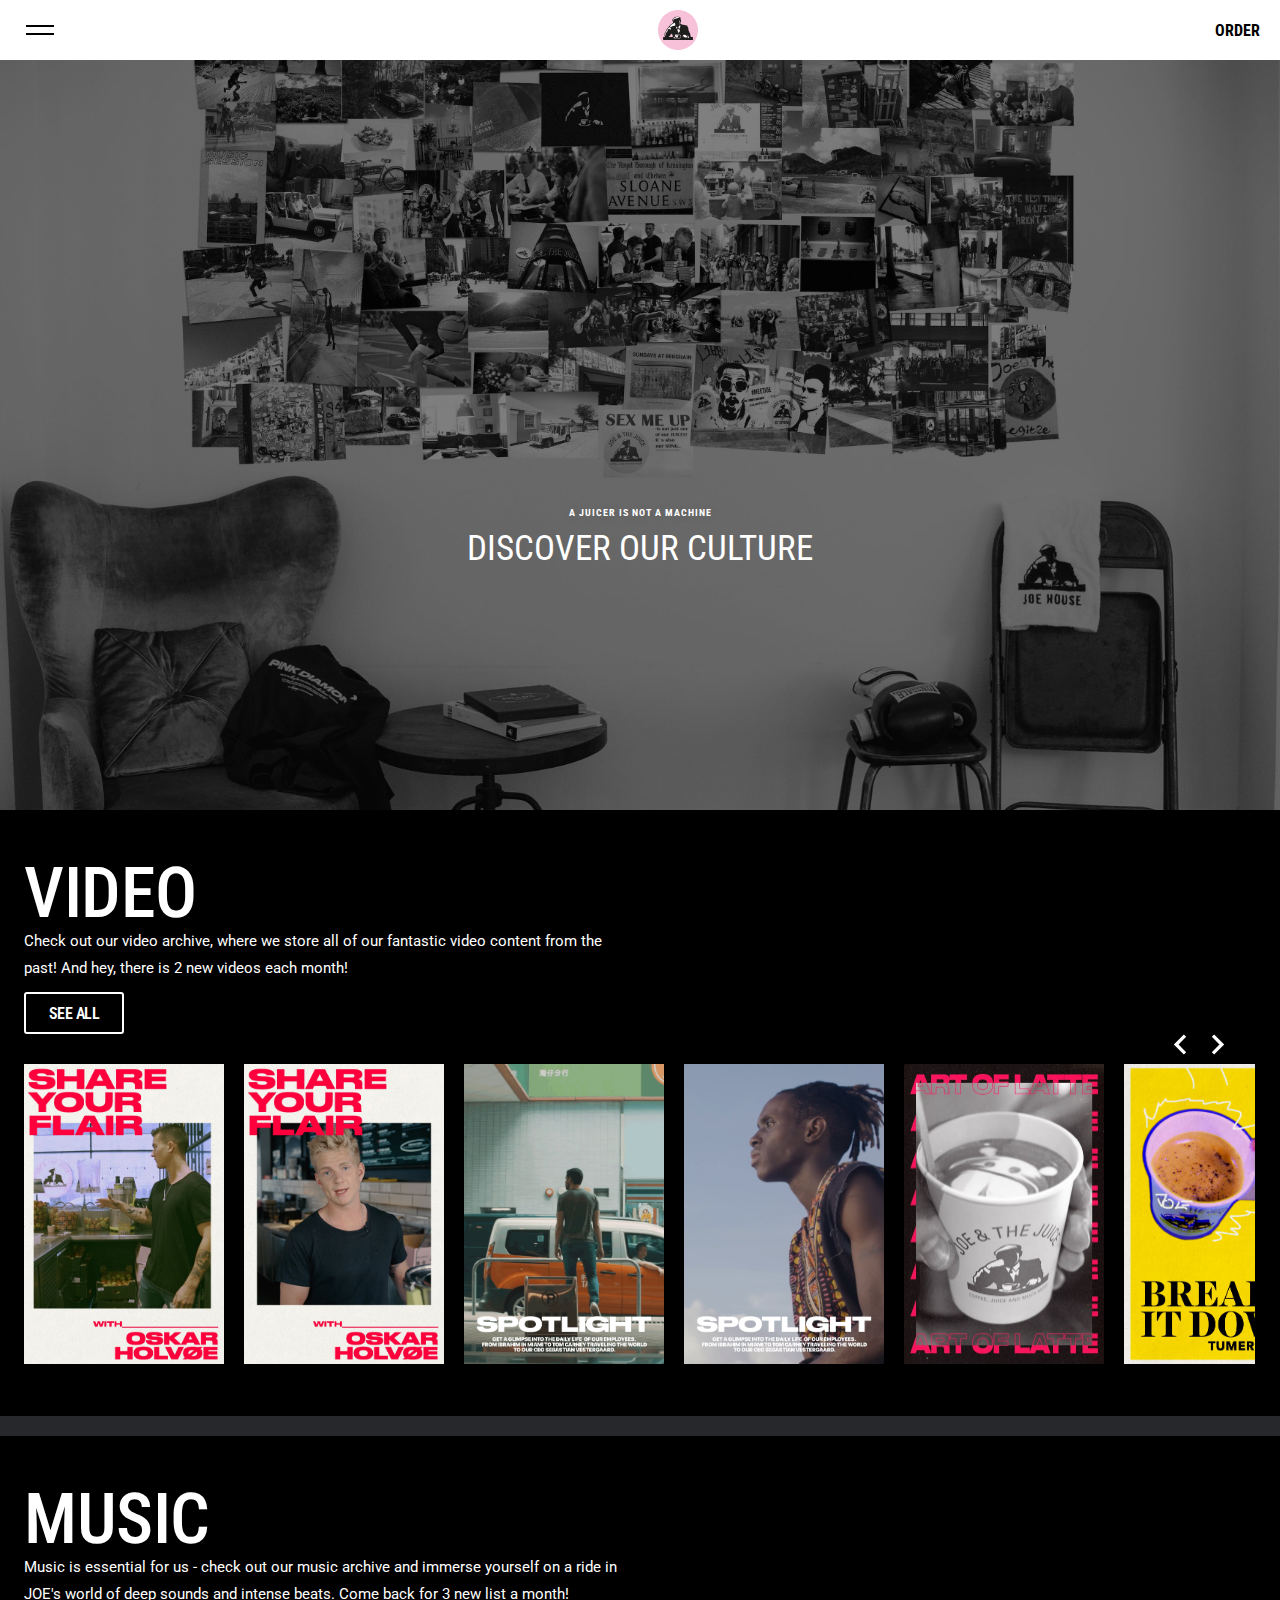
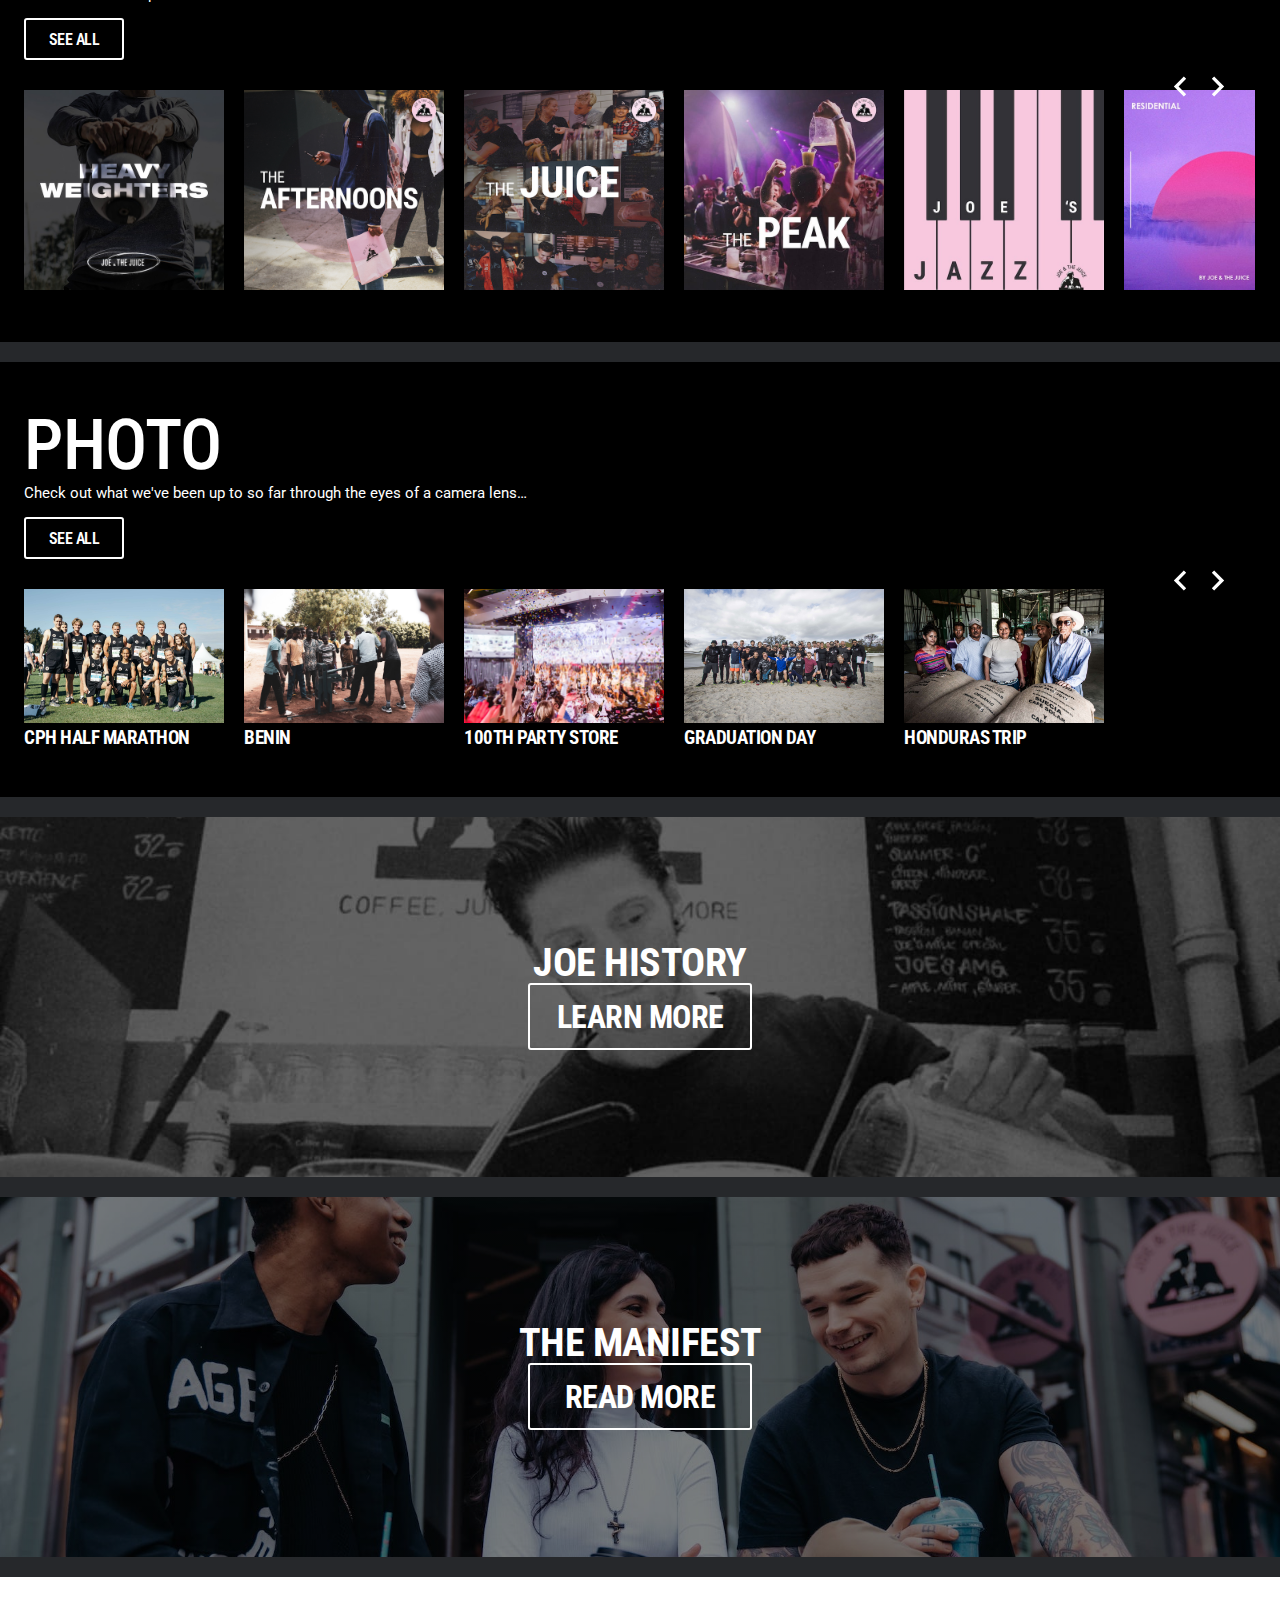
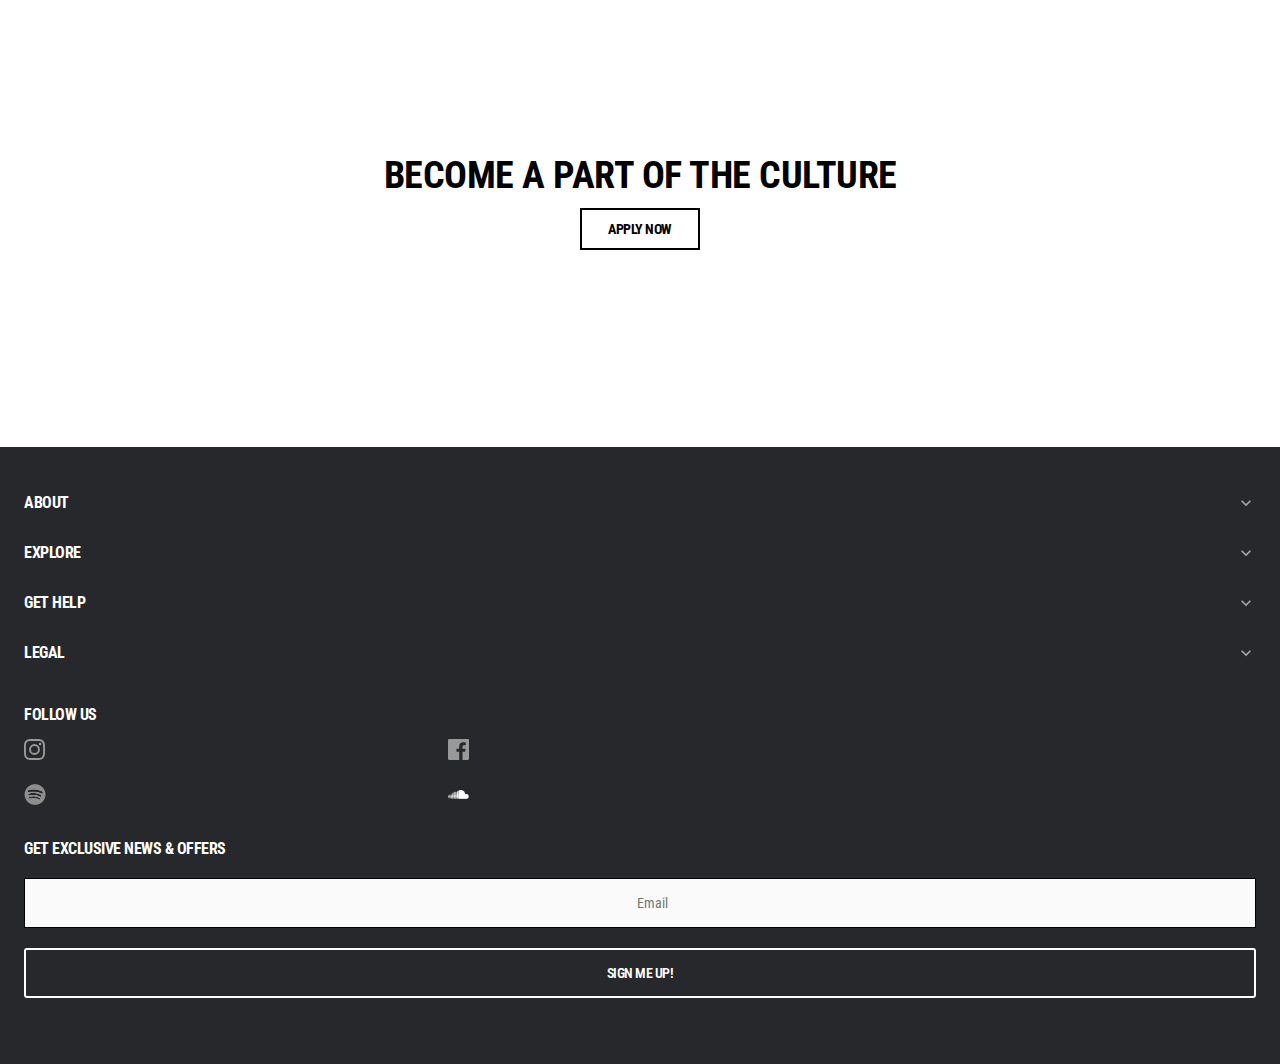
<file: culture.html>
<!DOCTYPE html>
<html lang="nl">

<head>
    <meta charset="UTF-8">
    <meta name="author" content="jouw naam">
    <meta name="viewport" content="width=device-width, initial-scale=1">

    <title>culture page-Joe&theJuice</title>

    <link href="styles/style.css" rel="stylesheet">
    <link rel="icon" type="image/svg+xml" href="images/favicon.svg">
    <link rel="preconnect" href="https://fonts.googleapis.com">
    <link rel="preconnect" href="https://fonts.gstatic.com" crossorigin>
    <link
        href="https://fonts.googleapis.com/css2?family=Expletus+Sans:ital,wght@0,400..700;1,400..700&family=Montserrat:ital,wght@0,100..900;1,100..900&family=Quicksand:wght@400;700&family=Roboto+Condensed:ital,wght@0,100..900;1,100..900&family=Saira:ital,wght@0,100..900;1,100..900&display=swap"
        rel="stylesheet">

    <link rel="preconnect" href="https://fonts.googleapis.com">
    <link rel="preconnect" href="https://fonts.gstatic.com" crossorigin>
    <link
        href="https://fonts.googleapis.com/css2?family=Expletus+Sans:ital,wght@0,400..700;1,400..700&family=Montserrat:ital,wght@0,100..900;1,100..900&family=Quicksand:wght@400;700&family=Roboto+Condensed:ital,wght@0,100..900;1,100..900&family=Roboto+Flex:opsz,wght@8..144,100..1000&family=Saira:ital,wght@0,100..900;1,100..900&display=swap"
        rel="stylesheet">
    <link rel="preconnect" href="https://fonts.googleapis.com">
    <link rel="preconnect" href="https://fonts.gstatic.com" crossorigin>
    <link
        href="https://fonts.googleapis.com/css2?family=Expletus+Sans:ital,wght@0,400..700;1,400..700&family=Montserrat:ital,wght@0,100..900;1,100..900&family=Quicksand:wght@400;700&family=Roboto+Condensed:ital,wght@0,100..900;1,100..900&family=Roboto+Flex:opsz,wght@8..144,100..1000&family=Roboto:ital,wght@0,100..900;1,100..900&family=Saira:ital,wght@0,100..900;1,100..900&display=swap"
        rel="stylesheet">
</head>

<body>
    <Header>
        <nav>
            <button>
                <span></span>
                <span></span>
            </button>
            <ul>
                <li>
                    <a href="./index.html">
                        <h3>home</h3>
                        <svg class="MuiSvgIcon-root" focusable="false" viewBox="0 0 24 24" aria-hidden="true"
                            style="color: rgb(0, 0, 0);">
                            <path d="M16.59 8.59L12 13.17 7.41 8.59 6 10l6 6 6-6z"></path>
                        </svg>
                    </a>
                </li>
                <li>
                    <a href="./index.html">
                        <h3>menu</h3>
                        <svg class="MuiSvgIcon-root" focusable="false" viewBox="0 0 24 24" aria-hidden="true"
                            style="color: rgb(0, 0, 0);">
                            <path d="M16.59 8.59L12 13.17 7.41 8.59 6 10l6 6 6-6z"></path>
                        </svg>
                    </a>
                </li>
                <li>
                    <a href="./index.html">
                        <h3>stores</h3>
                        <svg class="MuiSvgIcon-root" focusable="false" viewBox="0 0 24 24" aria-hidden="true"
                            style="color: rgb(0, 0, 0);">
                            <path d="M16.59 8.59L12 13.17 7.41 8.59 6 10l6 6 6-6z"></path>
                        </svg>
                    </a>
                </li>
                <li>
                    <a href="./index.html">
                        <h3>app</h3>
                        <svg class="MuiSvgIcon-root" focusable="false" viewBox="0 0 24 24" aria-hidden="true"
                            style="color: rgb(0, 0, 0);">
                            <path d="M16.59 8.59L12 13.17 7.41 8.59 6 10l6 6 6-6z"></path>
                        </svg>
                    </a>
                </li>
                <li>
                    <a href="./index.html">
                        <h3>careers</h3>
                        <svg class="MuiSvgIcon-root" focusable="false" viewBox="0 0 24 24" aria-hidden="true"
                            style="color: rgb(0, 0, 0);">
                            <path d="M16.59 8.59L12 13.17 7.41 8.59 6 10l6 6 6-6z"></path>
                        </svg>
                    </a>
                </li>
                <li>
                    <a href="./index.html">
                        <h3>event bookings</h3>
                        <svg class="MuiSvgIcon-root" focusable="false" viewBox="0 0 24 24" aria-hidden="true"
                            style="color: rgb(0, 0, 0);">
                            <path d="M16.59 8.59L12 13.17 7.41 8.59 6 10l6 6 6-6z"></path>
                        </svg>
                    </a>
                </li>
                <li>
                    <a href="./culture.html">
                        <h3>culture</h3>
                        <svg class="MuiSvgIcon-root" focusable="false" viewBox="0 0 24 24" aria-hidden="true"
                            style="color: rgb(0, 0, 0);">
                            <path d="M16.59 8.59L12 13.17 7.41 8.59 6 10l6 6 6-6z"></path>
                        </svg>
                    </a>
                </li>
                <li>
                    <a href="./index.html">
                        <h3>impact</h3>
                        <svg class="MuiSvgIcon-root" focusable="false" viewBox="0 0 24 24" aria-hidden="true"
                            style="color: rgb(0, 0, 0);">
                            <path d="M16.59 8.59L12 13.17 7.41 8.59 6 10l6 6 6-6z"></path>
                        </svg>
                    </a>
                </li>
                <li>
                    <a href="./index.html">
                        <h3>news / blog</h3>
                        <svg class="MuiSvgIcon-root" focusable="false" viewBox="0 0 24 24" aria-hidden="true"
                            style="color: black;">
                            <path d="M16.59 8.59L12 13.17 7.41 8.59 6 10l6 6 6-6z"></path>
                        </svg>
                    </a>
                </li>
            </ul>
        </nav>
        <a href="./index.html">
			<img src="./images/logo.svg" alt="logo">
		</a>
        <a class="order" href="./index.html">
            <h3>Order</h3>
        </a>
    </Header>

    <main class="culture">
        <section>
            <h1>Discover our culture</h1>
            <h4>A juicer is not a machine</h4>
        </section>
        <section>
            <h2>
                Video
            </h2>
            <p>
                Check out our video archive, where we store all of our fantastic video content from the past! And hey,
                there is 2 new videos each month!
            </p>
            <a href="">
                <h3>See All</h3>
            </a>
            <button>
                <svg class="MuiSvgIcon-root" focusable="false" viewBox="0 0 24 24" aria-hidden="true"
                    style="color: rgb(255, 255, 255);">
                    <path d="M16.59 8.59L12 13.17 7.41 8.59 6 10l6 6 6-6z"></path>
                </svg>
            </button>
            <button>
                <svg class="MuiSvgIcon-root" focusable="false" viewBox="0 0 24 24" aria-hidden="true"
                    style="color: rgb(255, 255, 255);">
                    <path d="M16.59 8.59L12 13.17 7.41 8.59 6 10l6 6 6-6z"></path>
                </svg>
            </button>
            <ul>
                <li>
                    <img src="./images/Shareyourflairdesign.jpg" alt="share your flair poster video 1">
                </li>
                <li>
                    <img src="./images/shareyourflair.jpg" alt="share your flair poster video 2">
                </li>
                <li>
                    <img src="./images/spotlight.gif" alt="Spotlight poster video 1">
                </li>
                <li>
                    <img src="./images/spotlight.jpg" alt="Spotlight poster video 2">
                </li>
                <li>
                    <img src="./images/artoflatte.jpg" alt="art of latte poster video">
                </li>
                <li>
                    <img src="./images/breakitdown.jpg" alt="break it down poster video">
                </li>
                <li>
                    <img src="./images/Spotlight-cover.jpg" alt="Spotlight poster video 3">
                </li>
            </ul>
        </section>
        <section>
            <h2>
                Music
            </h2>
            <p>
                Music is essential for us - check out our music archive and immerse yourself on a ride in JOE's world of
                deep sounds and intense beats. Come back for 3 new list a month!
            </p>
            <a href="">
                <h3>See All</h3>
            </a>
            <button>
                <svg class="MuiSvgIcon-root" focusable="false" viewBox="0 0 24 24" aria-hidden="true"
                    style="color: rgb(255, 255, 255);">
                    <path d="M16.59 8.59L12 13.17 7.41 8.59 6 10l6 6 6-6z"></path>
                </svg>
            </button>
            <button>
                <svg class="MuiSvgIcon-root" focusable="false" viewBox="0 0 24 24" aria-hidden="true"
                    style="color: rgb(255, 255, 255);">
                    <path d="M16.59 8.59L12 13.17 7.41 8.59 6 10l6 6 6-6z"></path>
                </svg>
            </button>
            <ul>
                <li>
                    <img src="./images/heavyweights.jpg" alt="music image heavy weights">
                </li>
                <li>
                    <img src="./images/Afternoons.jpg" alt="music image afternoons">
                </li>
                <li>
                    <img src="./images/thejuice.jpg" alt="music image the juice">
                </li>
                <li>
                    <img src="./images/thepeak.jpg" alt="music image the peak">
                </li>
                <li>
                    <img src="./images/Jazz.jpeg" alt="music image jazz">
                </li>
                <li>
                    <img src="./images/zon.jpg" alt="music image sun">
                </li>
                <li>
                    <img src="./images/business.jpg" alt="music image business">
                </li>
            </ul>
        </section>
        <section>
            <h2>
                Photo
            </h2>
            <p>
                Check out what we've been up to so far through the eyes of a camera lens…
            </p>
            <a href="">
                <h3>See All</h3>
            </a>
            <button>
                <svg class="MuiSvgIcon-root" focusable="false" viewBox="0 0 24 24" aria-hidden="true"
                    style="color: rgb(255, 255, 255);">
                    <path d="M16.59 8.59L12 13.17 7.41 8.59 6 10l6 6 6-6z"></path>
                </svg>
            </button>
            <button>
                <svg class="MuiSvgIcon-root" focusable="false" viewBox="0 0 24 24" aria-hidden="true"
                    style="color: rgb(255, 255, 255);">
                    <path d="M16.59 8.59L12 13.17 7.41 8.59 6 10l6 6 6-6z"></path>
                </svg>
            </button>
            <ul>
                <li>
                    <img src="./images/sportgroep.jpg" alt="groep sporters">
                    <h3>cph half marathon</h3>
                </li>
                <li>
                    <img src="./images/groepkoffie2.jpg" alt="buitenlandse koffie groep">
                    <h3>benin</h3>
                </li>
                <li>
                    <img src="./images/feest.jpg" alt="party store">
                    <h3>100th party store</h3>
                </li>
                <li>
                    <img src="./images/groep.jpg" alt="graduation groep">
                    <h3>graduation day</h3>
                </li>
                <li>
                    <img src="./images/groepkoffie.jpg" alt="buitenlandse koffie">
                    <h3>honduras trip</h3>
                </li>
            </ul>
        </section>
        <section>
            <h2>Joe History</h2>
            <a href="">
                <h2>Learn More</h2>
            </a>
        </section>
        <section>
            <h2>The Manifest</h2>
            <a href="">
                <h2>Read More</h2>
            </a>
        </section>
        <section>
            <h2>
                become a part of the culture</h2>
            <a href="">
                <h2>Apply Now</h2>
            </a>
        </section>
    </main>

    <footer class="culturef">
        <section>
            <ul>
                <li>
                    <h3>About</h3>
                    <svg class="MuiSvgIcon-root" focusable="false" viewBox="0 0 24 24" aria-hidden="true"
                        style="color: rgb(255, 255, 255);">
                        <path d="M16.59 8.59L12 13.17 7.41 8.59 6 10l6 6 6-6z"></path>
                    </svg>
                </li>
                <li>
                    <h3>Explore</h3>
                    <svg class="MuiSvgIcon-root" focusable="false" viewBox="0 0 24 24" aria-hidden="true"
                        style="color: rgb(255, 255, 255);">
                        <path d="M16.59 8.59L12 13.17 7.41 8.59 6 10l6 6 6-6z"></path>
                    </svg>
                </li>
                <li>
                    <h3>Get Help</h3>
                    <svg class="MuiSvgIcon-root" focusable="false" viewBox="0 0 24 24" aria-hidden="true"
                        style="color: rgb(255, 255, 255);">
                        <path d="M16.59 8.59L12 13.17 7.41 8.59 6 10l6 6 6-6z"></path>
                    </svg>
                </li>
                <li>
                    <h3>Legal</h3>
                    <svg class="MuiSvgIcon-root" focusable="false" viewBox="0 0 24 24" aria-hidden="true"
                        style="color: rgb(255, 255, 255);">
                        <path d="M16.59 8.59L12 13.17 7.41 8.59 6 10l6 6 6-6z"></path>
                    </svg>
                </li>
            </ul>
        </section>
        <section>
            <h3>Follow Us</h3>
            <div>
                <a href=""><img src="./images/instagram.svg" alt="instagram"></a>
                <a href=""><img src="./images/facebook.svg" alt="facebook"></a>
                <a href=""><img src="./images/spotify.png" alt="spotify"></a>
                <a href=""><img src="./images/soundcloud.png" alt="soundcloud"></a>
            </div>
        </section>
        <section>
            <h3>Get exclusive news & offers</h3>
            <form action="/url" method="GET">
				<input type="text" name="name" placeholder="Email">
			</form>
            <a href="">
                <h3>Sign me up!</h3>
            </a>
        </section>
    </footer>
    <script defer src="scripts/script.js"></script>
</body>

</html>
</file>
<file: styles/style.css>
/**************/
/* CSS REMEDY */
/**************/
*,
*::after,
*::before {
  box-sizing: border-box;
}

/*********************/
/* CUSTOM PROPERTIES */
/*********************/
:root {
  /* startje */
  --color-text: rgb(255, 255, 255);
  --color-buttontext: #24272a;
  --color-background: rgb(38, 40, 43);
  --color-button: rgb(248, 193, 217);
  --color-knopje: rgb(154, 155, 156);
  --font-primary: 'Roboto Condensed', sans-serif;
  --font-secondary: 'Roboto Flex', sans-serif;
  --font-secondpage: 'Roboto', sans-serif;
  --font-weight-bold: 700;
  --font-weight-regular: 600;
  --font-weight-small: 400;
  --button-height: 44px;
  --button-padding: 8px;
  --background-gradient: linear-gradient(to bottom, rgba(19, 19, 19, 0.65) 75%, rgb(36, 39, 42) 100%);
}

:root.light-mode {
  --color-buttontext: white;
  --color-background: white;
  --color-text: black;
  --color-button: rgb(54, 101, 92);
  --color-knopje: #ddd;
  --background-gradient: linear-gradient(to bottom, rgba(216, 216, 216, 0.65) 75%, rgb(255, 255, 255) 100%);

}

#mode-toggle {
  padding: 10px;
  background-color: var(--button-bg);
  border: none;
  border-radius: 5px;
  cursor: pointer;
  font-size: 16px;
  color: var(--button-color);
}

body {
  font-family: var(--font-primary);
  margin: 0;
  padding: 0;
}

li {
  list-style: none;
}

header {
  display: flex;
  justify-content: space-between;
  align-items: center;
  padding: 10px 15px 10px 10px;
  background-color: white;
  height: 60px;
  width: 100%;
}

/* Algemene styling */
header {
  position: fixed;
  display: flex;
  justify-content: space-between;
  align-items: center;
  padding: 10px 20px;
  background-color: white;
  z-index: 1000;
}

header nav {
  position: relative;
}

header nav ul {
  max-width: 250px;
  min-height: 100vh;
  height: auto;
  background-color: #fff;
  left: 0;
  top: 60px;
  padding: 20px;
  margin: 0;
  display: none;
  flex-direction: column;
  list-style: none;
  position: fixed;
  text-align: left;
  transition: .3s ease;
  box-shadow: inset 0 8px 16px 0 rgba(0, 0, 0, 0.06);
  padding: 32px;
  box-sizing: border-box;
}

header nav ul.active {
  right: 0;
  display: flex;
}

header nav ul li {
  padding: 0;
  margin: 0;
}

header nav ul li:last-child {
  border-bottom: none;
}

header nav ul a {
  text-decoration: none;
  color: black;
  display: flex;
  flex-direction: row;
  justify-content: space-between;
  margin: 10px 0;
}

header nav ul a h3 {
  font-size: 16px;
  font-family: var(--font-primary);
  font-weight: var(--font-weight-bold);
  text-transform: uppercase;
  align-items: flex-start;
  margin: 0;
}

header nav ul a svg {
  width: 24px;
  height: 24px;
  fill: black;
  align-items: flex-end;
  transform: rotate(-90deg);
}

header nav>button {
  display: flex;
  flex-direction: column;
  justify-content: center;
  gap: 6px;
  width: 40px;
  height: 40px;
  background: none;
  border: none;
  cursor: pointer;
  position: relative;
}

header nav button span {
  width: 28px;
  height: 2px;
  background-color: black;
  transition: 0.2s;
}

header nav button.active span:nth-child(1) {
  transform: rotate(135deg);
  position: absolute;
}

header nav button.active span:nth-child(2) {
  transform: rotate(-135deg);
  position: absolute;
}


/* Logo */
header>a:nth-of-type(1) {
  display: flex;
  justify-content: center;
  align-items: center;
  margin-left: 8em;
  margin-right: 3em;
}

header a:nth-of-type(1) img {
  width: 40px;
  height: auto;
}

/* Vlag (Taal Selectie) */
header a:nth-of-type(2) {
  display: flex;
  justify-content: flex-end;
  align-items: center;
}

header a:nth-of-type(2) img {
  width: 20px;
  height: auto;
}

/* Login */
header a:nth-of-type(3) {
  display: flex;
  justify-content: flex-end;
  align-items: center;
  color: black;
  gap: 8px;
  text-decoration: none;
}

header a:nth-of-type(3) h3 {
  margin: 0;
  font-size: 16px;
  text-transform: uppercase;
  font-weight: var(--font-weight-bold);
}

header a:nth-of-type(3) svg {
  width: 24px;
  width: 24px;
  height: auto;
}

.order {
  display: flex;
  justify-content: flex-end;
  align-items: center;
  color: black;
  gap: 8px;
  text-decoration: none;
}

.order h3 {
  margin: 0;
  font-size: 16px;
  text-transform: uppercase;
  font-weight: var(--font-weight-bold);
}

/* Login SVG*/
header>a:nth-of-type(3) svg circle,
header>a:nth-of-type(3) svg path {
  fill: none;
  stroke: black;
  stroke-width: 2;
}

/*Eerste pagina*/
main {
  background-color: var(--color-background);
  margin: 0;
  color: var(--color-text);
}

section {
  padding: 48px 24px;
  overflow: hidden;
  position: relative;
}

.home section a {
  background-color: var(--color-button);
  color: white;
  height: 44px;
  padding: 8px;
  display: flex;
  justify-content: center;
  align-items: center;
  text-align: center;
  text-decoration: none;
}

section a h3 {
  color: var(--color-buttontext);
  font-size: 16px;
  font-family: var(--font-primary);
  font-weight: var(--font-weight-regular);
  letter-spacing: -0.5px;
  text-transform: uppercase;
  margin: 0;
}

section h2 {
  color: var(--color-text);
  font-family: var(--font-primary);
  font-weight: var(--font-weight-regular);
  letter-spacing: -0.5px;
  text-transform: uppercase;
}

section h3 {
  font-family: var(--font-primary);
  font-weight: var(--font-weight-bold);
  text-transform: uppercase;
  letter-spacing: -0.5px;
  margin: 0;
}

.home section p {
  font-family: var(--font-secondary);
  color: var(--color-text);
  line-height: 1.25;
  letter-spacing: -0.21px;
  font-weight: var(--font-weight-small);
}

/*scroll animatie*/
.home section:nth-of-type(1) h1,
.home section:nth-of-type(1) p,
.home section:nth-of-type(1) a,
.home section:nth-of-type(3) video,
.home section:nth-of-type(3) h2,
.home section:nth-of-type(3) a,
.home section:nth-of-type(4) h2,
.home section:nth-of-type(4) a {
  opacity: 0;
  transition: opacity 2.6s ease, transform 2.6s ease;
}

.home section:nth-of-type(1) h1.visible,
.home section:nth-of-type(1) p.visible,
.home section:nth-of-type(1) a.visible,
.home section:nth-of-type(3) video.visible,
.home section:nth-of-type(3) h2.visible,
.home section:nth-of-type(3) a.visible,
.home section:nth-of-type(4) h2.visible,
.home section:nth-of-type(4) a.visible {
  opacity: 1;
}

@media (prefers-reduced-motion: reduce) {
  /* Uitschakelen van scrollanimatie */
  .home section:nth-of-type(1) h1,
  .home section:nth-of-type(1) p,
  .home section:nth-of-type(1) a,
  .home section:nth-of-type(3) video,
  .home section:nth-of-type(3) h2,
  .home section:nth-of-type(3) a,
  .home section:nth-of-type(4) h2,
  .home section:nth-of-type(4) a {
    opacity: 1; 
    transition: none; 
  }

  .home section:nth-of-type(1) button {
    animation: none !important; 
    transition: none !important; 
  }
}

/*eerste section*/
.home section:nth-of-type(1) {
  display: flex;
  flex-direction: column;
  align-items: center;
  justify-content: center;
  text-align: center;
  min-height: 65vh;
  background: var(--background-gradient),
    url(../images/winkel.avif) center/cover no-repeat;
}

.home section:nth-of-type(1) h1 {
  color: var(--color-text);
  font-family: var(--font-primary);
  text-transform: uppercase;
  font-size: 48px;
  font-weight: var(--font-weight-regular);
  line-height: 1;
  letter-spacing: -0.5px;
  text-transform: uppercase;
  margin: 0 1em;
}

.home section:nth-of-type(1) p {
  margin: 16px 1em;
}

.home section:nth-of-type(1) a {
  width: 204px;
}

.home section:nth-of-type(1) button {
background: none;       
position: absolute;
top: 85%;
height: 40px;
width: 40px;
cursor: pointer;
animation: bounce 1s ease-in-out infinite; 
}

@keyframes bounce {
  0%, 100% {
    transform: translateX(-50%) translateY(0); 
  }
  50% {
    transform: translateX(-50%) translateY(-25px); 
  }
}

.home section:nth-of-type(1) button svg {
  width: 40px;
  height: 40px;
  fill: var(--color-text);
}

/* Tweede section */
.home section:nth-of-type(2) {
  padding: 40px 0;
  display: flex;
  flex-direction: column;
  align-items: center;
}

.home section:nth-of-type(2) img {
  width: 306px;
  height: 368px;
  object-fit: cover;
}

.home section:nth-of-type(2) h2 {
  font-size: 35px;
  padding: 0px 24px;
}

.home section:nth-of-type(2) ul {
  display: flex;
  transition: transform 0.3s ease-in-out;
  padding: 0 24px;
  margin: 0 auto;
}

.home section:nth-of-type(2) li {
  position: relative;
  width: 306px;
  height: 368px;
  margin-right: 18px;
  margin-bottom: 56px;
}

.home section:nth-of-type(2) li h3 {
  color: var(--color-text);
  font-size: 20px;
  margin: 8px 0;
}

.home section:nth-of-type(2) li a {
  background-color: black;
  width: 258px;
  display: flex;
  justify-content: center;
  align-items: center;
  position: absolute;
  bottom: -10px;
  left: 50%;
  transform: translateX(-50%);
}

.home section:nth-of-type(2) li a h3 {
  color: white;
  font-size: 16px;
}

.home section:nth-of-type(2)>a {
  width: 350px;
}

.home section>div {
  display: flex;
  justify-content: center;
  margin: 20px 0;
}

.home section button {
  background: #ccc;
  border: 0;
  border-radius: 50%;
  height: 8px;
  width: 8px;
  margin: 3px;
  opacity: .7;
  padding: 0;
  cursor: pointer;
}

.home section button.active {
  background: var(--color-button);
  transform: scale(1.4);
}

/* Derde section */
.home section:nth-of-type(3) {
  background-color: var(--color-background);
  padding: 48px 24px;
  min-height: 66.7vh;
  display: flex;
  align-items: center;
  justify-content: center;
  flex-direction: column;
}

.home video {
  width: 100%;
  height: auto;
}

.home section:nth-of-type(3) h2 {
  font-size: 35px;
}

.home span {
  color: var(--color-button);
}

.home section:nth-of-type(3) a {
  width: 382px;
  margin: 0 81px;
}

/* Vierde section */
.home section:nth-of-type(4) {
  background-color: white;
  min-height: 66.7vh;
  padding: 48px 24px;
  display: flex;
  flex-direction: column;
  align-items: center;
  justify-content: center;
}

.home section:nth-of-type(4) h2 {
  color: var(--color-background);
  font-size: 35px;
  font-family: var(--font-secondary);
  text-transform: initial;
}

.home section:nth-of-type(4) a {
  width: 382px;
  margin: 0 81px;
}

/* Vijfde section */
.home section:nth-of-type(5) {
  background-image: url(../images/joe-location.avif);
  width: 100%;
  padding: 24px;
  min-height: 40vh;
  background-size: cover;
  background-position: center;
}

.home section:nth-of-type(5) h2 {
  color: white;
  font-size: 48px;
  line-height: 1;
}

.home section:nth-of-type(5) h2 span {
  color: var(--color-button);
}

.home section:nth-of-type(5) a {
  width: 153.41px;
}

/* Zesde section */
.home section:nth-of-type(6) {
  background-color: white;
  min-height: 32.5vh;
  display: flex;
  align-items: center;
  flex-direction: column;
  justify-content: center;
  padding: 60px 84px;
}

.home section:nth-of-type(6) h2 {
  color: black;
  font-size: 48px;
  line-height: 1;
  text-align: center;
}

.home section:nth-of-type(6) a {
  width: 206px;
}

/* Zevende section */
.home section:nth-of-type(7) {
  background-color: white;
  min-height: 453px;
  position: relative;
  border: solid 20px white;
  box-sizing: border-box;
}

.home section:nth-of-type(7) ul {
  display: flex;
  transition: transform 0.3s ease-in-out;
  padding: 0;
  margin: 0;
  width: auto;
  margin-left: 16px;
  gap: 16px;
}

.home section:nth-of-type(7) li {
  list-style: none;
  display: inline-block;
  justify-content: center;
  transition: transform 0.3s ease;
  width: 306px;
  padding: 0;
  margin: 0;
  flex-shrink: 0;
}

.home section:nth-of-type(7) li div {
  background-color: rgba(37, 40, 43);
  width: 100%;
  width: 306px;
  color: white;
  padding: 20px;
  display: grid;
  grid-template-columns: 1fr auto;
  grid-template-rows: auto auto auto;
  gap: 10px;
  align-items: center;
}

.home section:nth-of-type(7) li h4 {
  font-size: 16px;
  font-family: var(--font-secondary);
  grid-column: 1 / 3;
  grid-row: 1;
  margin: 0;
}

.home section:nth-of-type(7) li p {
  color: white;
  font-size: 14px;
  font-family: var(--font-secondary);
}

.home section:nth-of-type(7) li p:nth-of-type(1) {
  grid-column: 1 / 2;
  grid-row: 2;
  margin: 0;
}

.home section:nth-of-type(7) li p:nth-of-type(2) {
  grid-column: 1 / 2;
  grid-row: 3;
  margin: 0;
}

.home section:nth-of-type(7) li button {
  grid-column: 2 / 3;
  grid-row: 1;
  background: transparent;
  border: none;
  cursor: pointer;
  justify-self: end;
}

.home section:nth-of-type(7) a {
  grid-column: 2 / 3;
  grid-row: 2 / 4;
  align-self: center;
  text-align: center;
  height: 38.4px;
  width: 93.13px;
}

.home section:nth-of-type(7) li img {
  width: 306px;
  height: 267.75px;
  object-fit: cover;
  display: block;
}

.home section:nth-of-type(7) li svg {
  width: 24px;
  height: 24px;
  fill: white;
}

.home section:nth-of-type(7) .button-container {
  position: absolute;
  bottom: 20px;
  left: 50%;
  transform: translateX(-50%);
  display: flex;
  gap: 10px;
}

.home section:nth-of-type(7) .button-container button {
  background: rgba(0, 0, 0, 0.5);
  border: none;
  color: white;
  padding: 10px;
  cursor: pointer;
}

.home section:nth-of-type(7) .button-container button.active {
  background: rgba(255, 255, 255, 0.8);
}

/* Achtste section */
.home section:nth-of-type(8) {
  background: linear-gradient(to bottom, #FFDEED, #F7C1D9);
  padding: 4em 24px;
  min-height: 570px;
}

.home section:nth-of-type(8) h3 {
  color: #121212;
  font-family: var(--font-secondary);
  font-size: 35px;
  text-align: center;
  padding: 0 2em;
  text-transform: unset;
}

.home section:nth-of-type(8) p {
  color: #121212;
  font-size: 15px;
  text-align: center;
  margin-bottom: 2em;
}

.home section:nth-of-type(8) div p {
  color: #121212;
  font-size: 12px;
  text-align: left;
  grid-column: 2;
  grid-row: 2;
  margin: 0;
}

.home section:nth-of-type(8) div h4 {
  grid-column: 2;
  grid-row: 1;
  color: #121212;
  font-size: 15px;
  font-family: 'Roboto Flex', sans-serif;
  margin-bottom: 0;
}

.home section:nth-of-type(8) form input[type="text"] {
  width: 100%;
  border: black 1px solid;
  background: rgba(255, 255, 255, 0.2);
  font: inherit;
  color: currentColor;
  height: 50px;
  margin: 0;
  display: block;
  padding: 6px 0 7px;
  min-width: 0;
}

.home section:nth-of-type(8) form input[type="text"]::placeholder {
  font-size: 14px;
  text-align: left;
  padding-left: 24px;
}

.home section:nth-of-type(8) div {
  display: grid;
  grid-template-columns: 30px 1fr;
  grid-template-rows: auto auto;
  grid-gap: 10px;
  align-items: flex-start;
  margin-bottom: 20px;
}

.home section:nth-of-type(8) label {
  grid-column: 1;
  grid-row: 2;
}

.home section:nth-of-type(8) label input[type="checkbox"] {
  width: 20px;
  height: 20px;
  margin-right: 10px;
  margin-top: 5px;
  cursor: pointer;
  background-color: transparent;
  border: 2px solid rgba(255, 255, 255, 0.2);
}

.home section:nth-child(8) div p a {
  color: black;
  font-weight: var(--font-weight-bold);
  background-color: transparent;
  text-decoration: underline;
  display: inline;
  padding: 0;
}

.home section:nth-child(8) a {
  background-color: #8B8C8E;
  color: white;
}

.home section:nth-child(8) a:last-of-type h3 {
  color: #d4d4d4;
  font-size: 16px;
  font-family: var(--font-primary);
  font-weight: var(--font-weight-regular);
  letter-spacing: -0.5px;
  text-transform: uppercase;
  margin: 0;
}

/* Negende section */
.home section:nth-of-type(9) {
  min-height: 700px;
}

.home section:nth-of-type(9) img {
  width: 100%;
  height: auto;
}

.home section:nth-of-type(9) h2 {
  font-size: 35px;
  font-family: var(--font-secondary);
  text-transform: initial;
}

.home section:nth-of-type(9) a {
  background-color: transparent;
  justify-content: left;
}

.home section:nth-of-type(9) a h4 {
  color: var(--color-button);
  text-transform: capitalize;
  font-size: 20px;
  font-family: var(--font-secondary);
}

.home section:nth-of-type(9) a svg {
  width: 20px;
  height: 20px;
  margin-left: 8px;
  fill: var(--color-button);
}

/*Tweede pagina*/
.culture section {
  background-color: black;
  margin: 20px 0;
}

.culture section p {
  font-family: "Roboto", serif;
  color: var(--color-text);
  text-align: left;
  max-width: 600px;
  font-size: 15px;
  font-weight: var(--font-weight-small);
  line-height: 1.8;
  margin-top: 0;
  margin-bottom: 10px;
}

.culture section a {
  background-color: black;
  border: 2px solid #fff;
  border-radius: 3px;
  height: 42px;
  width: 100px;
  padding: 8px;
  display: flex;
  justify-content: center;
  align-items: center;
  text-align: center;
  text-decoration: none;
}

.culture section a h3 {
  color: var(--color-text);
  font-size: 16px;
  font-family: var(--font-primary);
  font-weight: var(--font-weight-regular);
  letter-spacing: -0.5px;
  text-transform: uppercase;
  margin: 0;
}

.culture section h2 {
  font-size: 70px;
  font-weight: 500;
  line-height: 1;
  margin: 0;
}

/*Eerste section*/
.culture section:nth-of-type(1) {
  display: flex;
  flex-direction: column-reverse;
  /*h4 boven h1*/
  justify-content: center;
  align-items: center;
  min-height: 90vh;
  padding-top: 300px;
  background-image: linear-gradient(#00000080, #00000080), url(../images/Culture\ Background.jpg);
  background-position: center;
  background-size: cover;
  width: 100%;
  height: 100%;
  margin: 0;
}

.culture section:nth-of-type(1) h1 {
  font-family: var(--font-primary);
  font-size: 35px;
  color: var(--color-text);
  text-transform: uppercase;
  font-weight: 400;
  text-align: center;
  margin: 0 50px;
}

.culture section:nth-of-type(1) h4 {
  font-family: var(--font-primary);
  font-size: 35px;
  color: var(--color-text);
  text-transform: uppercase;
  font-weight: 500;
  letter-spacing: 1px;
  text-transform: uppercase;
  text-shadow: 1px 1px 20px #00000029;
  font-size: 10px;
  font-weight: var(--font-weight-bold);
  margin-bottom: 10px;
}

.culture section:nth-of-type(2) {
  margin-top: 0;
}

.culture section ul {
  padding: 0;
  margin: 30px 0 0 0;
  display: flex;
  flex-direction: row;
  list-style: none;
  gap: 20px;
}

.culture section li {
  flex: 0 0 auto;
  transition: transform 0.5s ease; 
}

.culture section:nth-of-type(2),
.culture section:nth-of-type(3),
.culture section:nth-of-type(4) {
  border-right: solid 25px black;
}

.culture section button {
  position: absolute;
  right: 0; 
  background-color: transparent;
  border: none;
  cursor: pointer;
}

.culture section button[disabled] {
  opacity: 0.5;
  cursor: not-allowed;
}

.culture section button:nth-of-type(1) {
  right: 50px; 
  transform: rotate(90deg);
}

.culture section button:nth-of-type(2) {
  right: 10px; 
  transform: rotate(-90deg);
}

.culture section:nth-of-type(2) button {
  top: 35%;
}

.culture section:nth-of-type(3) button {
  top: 45%;
}

.culture section:nth-of-type(4) button {
  top: 45%;
}

.culture section svg {
  width: 40px;
  height: auto;
  fill: white;
}

.culture section img {
  width: 200px;
  height: auto;
}

.culture section:nth-of-type(n+5) {
  min-height: 40vh;
  display: flex;
  flex-direction: column;
  justify-content: center;
  align-items: center;
  background-size: cover;
  background-position: center;
}

.culture section:nth-of-type(5) {
  background-image: url(../images/medewerker.schenkt.jpg);
}

.culture section:nth-of-type(6) {
  background-image: linear-gradient(#00000080, #00000080), url(../images/Chillingvoorwinkel.jpg);
}

.culture section:nth-of-type(7) {
  background-color: white;
  min-height: 50vh;
}

.culture section:nth-of-type(n+5) h2 {
  font-size: 40px;
  font-weight: 700;
}

.culture section:nth-of-type(7) h2 {
  color: black;
  font-size: 38px;
  text-align: center;
  line-height: 1.2;
  margin-bottom: 10px;
}

.culture section:nth-of-type(n+5) a {
  width: 224px;
  height: 67px;
  background-color: transparent;
}

.culture section:nth-of-type(n+5) a h2 {
  font-size: 32px;
}

.culture section:nth-of-type(7) a {
  border: 2px solid black;
  border-radius: 0px;
  width: 120px;
  height: 42px;
}

.culture section:nth-of-type(7) a h2 {
  color: black;
  font-size: 14px;
  margin: 0;
}

footer {
  background-color: var(--color-background);
  padding: 16px 24px;
}

footer section:nth-of-type(1)>svg {
  width: auto;
  height: 50px;
  margin: 40px 0;
}

footer h3 {
  color: var(--color-text);
  font-size: 20px;
  font-family: var(--font-secondary);
  text-transform: capitalize;
}

footer ul {
  padding: 0;
}

footer ul li {
  display: grid;
  grid-template-columns: 1fr auto;
  margin: 30px 0;
}

footer section:nth-of-type(1) li svg {
  width: 100%;
  height: 24px;
  fill: var(--color-text);
}

footer section:nth-of-type(2) {
  display: grid;
}

footer section:nth-of-type(2) a svg {
  fill: var(--color-button);
  margin-right: 24px;
  width: 100%;
  height: 35px;
}

footer section:nth-of-type(1),
footer section:nth-of-type(2),
footer section:nth-of-type(3) {
  padding: 0;
}

footer section:nth-of-type(2) {
  margin: 12px 0;
}

footer section:nth-of-type(2) div {
  display: flex;
  flex-direction: row;
  margin-top: 15px;
}

footer section:nth-of-type(3) a {
  font-family: var(--font-secondary);
  text-decoration: none;
  font-size: 14px;
  color: #ffffff;
  margin-top: 8px;
  text-align: start;
  margin-bottom: 8px;
}

footer section:nth-of-type(3) a p {
  color: var(--color-text);
}

.culturef h3 {
  text-transform: uppercase;
  font-size: 16px;
  font-family: var(--font-primary);
  line-height: 1.2;
}

.culturef section:nth-of-type(2) a img {
  width: auto;
  height: 21px;
}

.culturef section:nth-of-type(2) div {
  display: grid;
  grid-template-columns: 1fr 2fr;
  gap: 20px;
  /* Ruimte tussen de items */
}

.culturef section:nth-of-type(2) div a:nth-child(1) {
  grid-row: 1;
  grid-column: 1;
}

.culturef section:nth-of-type(2) div a:nth-child(2) {
  grid-row: 1;
  grid-column: 2;
}

.culturef section:nth-of-type(2) div a:nth-child(3) {
  grid-row: 2;
  grid-column: 1;
}

.culturef section:nth-of-type(2) div a:nth-child(4) {
  grid-row: 2;
  grid-column: 2;
}

.culturef section:nth-of-type(1) svg {  
  width: 100%;
  height: 20px;
  fill: #ffffff96 ;
}

.culturef section:nth-of-type(3) h2 {
  margin: 10px 0;
}

.culturef section:nth-of-type(3) {
  margin: 30px 0;
}

.culturef section:nth-of-type(3) form input[type="text"] {
  width: 100%;
  height: 45px;
  border: black 1px solid;
  background: #fafafa;
  font: inherit;
  color: currentColor;
  height: 50px;
  margin: 20px 0;
  display: block;
  padding: 6px 0 7px;
  min-width: 0;
}

.culturef section:nth-of-type(3) form input[type="text"]::placeholder {
  font-size: 14px;
  text-align: center;
  padding-left: 24px;
}

.culturef section:nth-of-type(3) a {
  background-color: transparent;
  border: 2px solid #fff;
  border-radius: 3px;
  height: 50px;
  width: 100%;
  padding: 8px;
  display: flex;
  justify-content: center;
  align-items: center;
  text-align: center;
  text-decoration: none;
  margin: 20px 0;
}

.culturef section:nth-of-type(3) a h3 {
  color: var(--color-text);
  font-size: 14px;
  font-family: var(--font-primary);
  font-weight: var(--font-weight-regular);
  letter-spacing: -0.5px;
  text-transform: uppercase;
  margin: 0;
}
</file>
